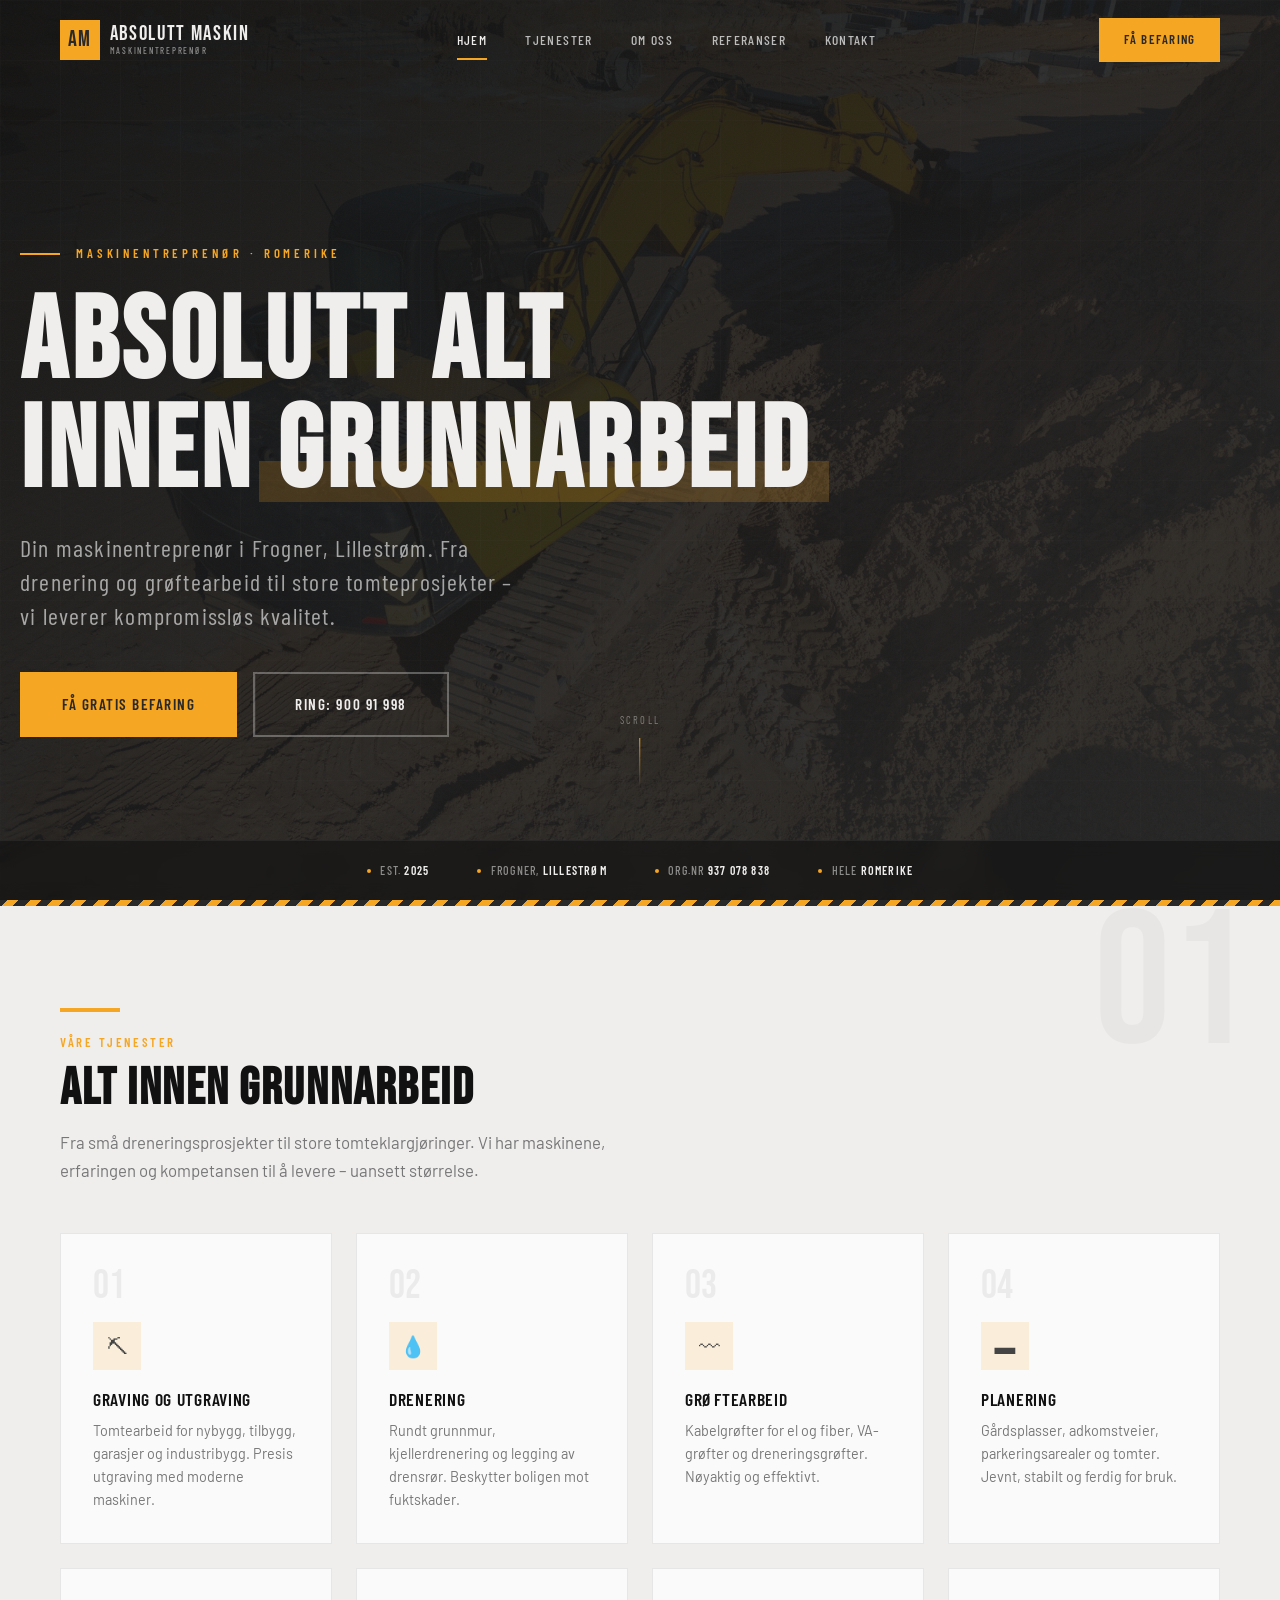
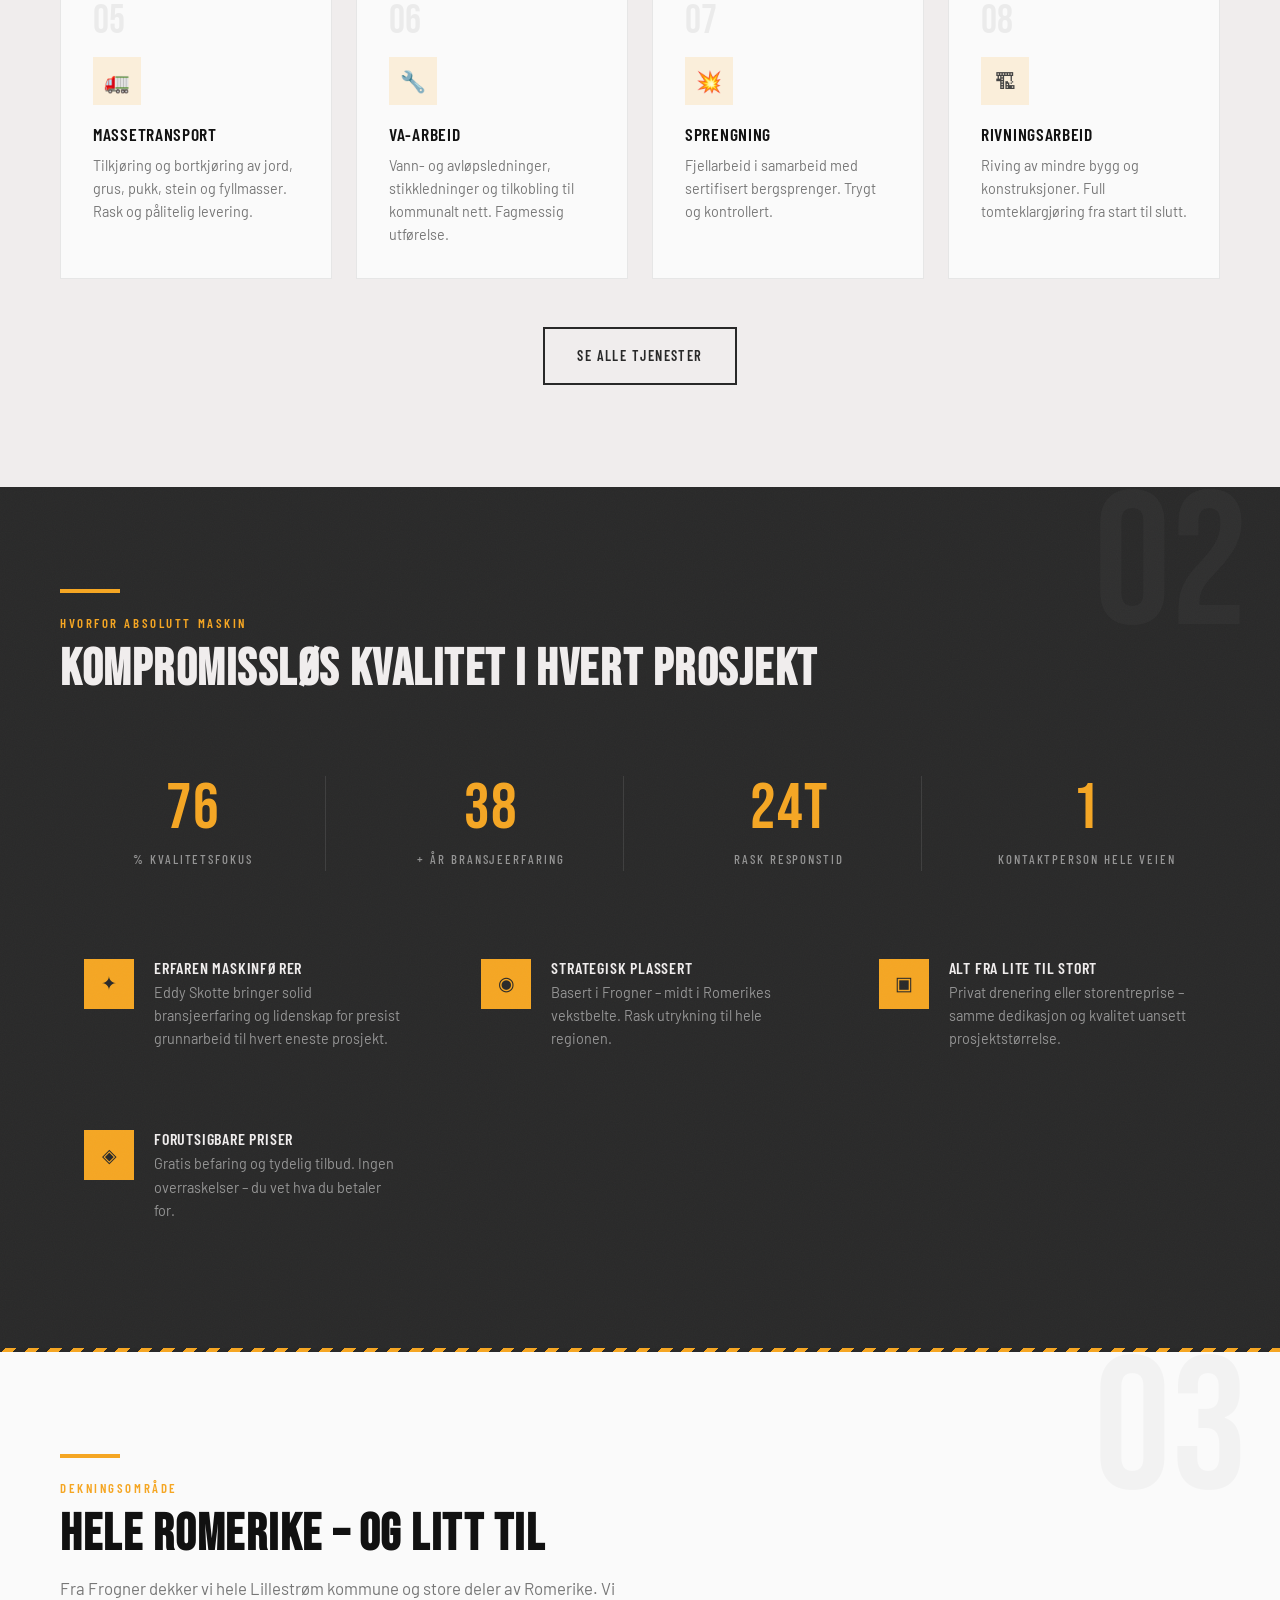
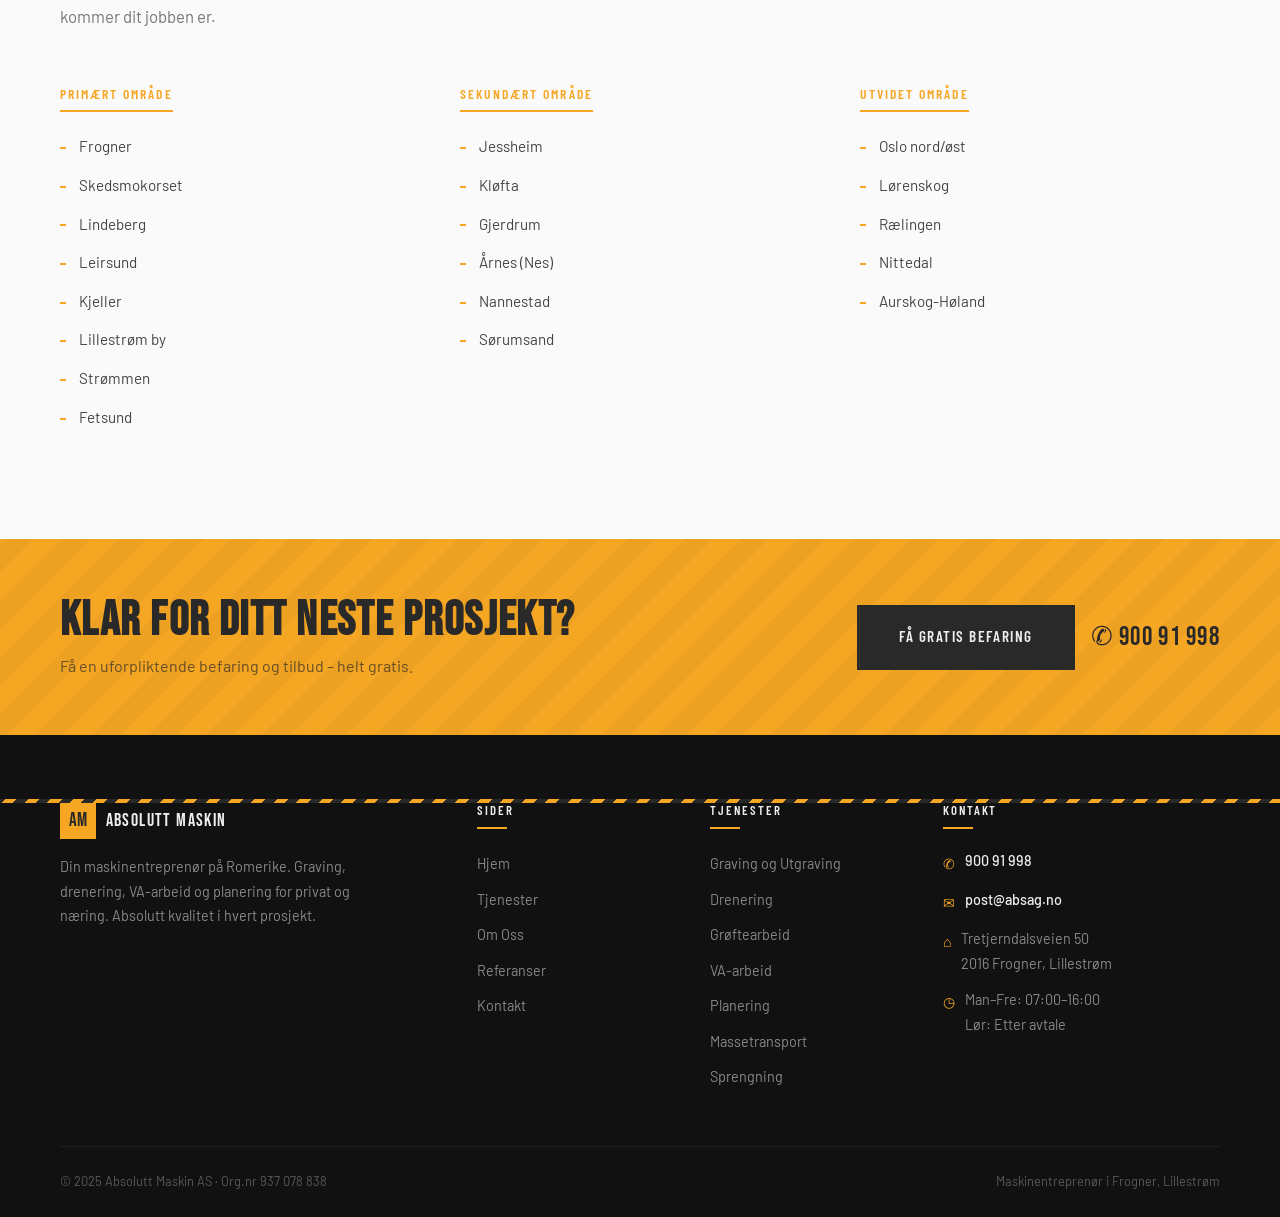
<file: index.html>
<!DOCTYPE html>
<html lang="nb">
<head>
  <meta charset="UTF-8">
  <meta name="viewport" content="width=device-width, initial-scale=1.0">
  <title>Maskinentreprenør Romerike | Graving og Grunnarbeid | Absolutt Maskin AS</title>
  <meta name="description" content="Absolutt Maskin AS – din maskinentreprenør i Frogner, Lillestrøm. Graving, drenering, VA-arbeid og planering for privat og næring på Romerike. Gratis befaring!">
  <meta name="keywords" content="maskinentreprenør romerike, graving lillestrøm, grunnarbeid romerike, drenering lillestrøm, graving frogner romerike">
  <meta name="author" content="Absolutt Maskin AS">
  <meta name="robots" content="index, follow">
  <meta property="og:title" content="Maskinentreprenør Romerike | Absolutt Maskin AS">
  <meta property="og:description" content="Graving, drenering, VA-arbeid og planering for privat og næring på Romerike. Gratis befaring!">
  <meta property="og:type" content="website">
  <meta property="og:locale" content="nb_NO">
  <link rel="canonical" href="https://absag.no/">
  <link rel="stylesheet" href="css/style.css">

  <!-- Schema.org structured data -->
  <script type="application/ld+json">
  {
    "@context": "https://schema.org",
    "@type": "HomeAndConstructionBusiness",
    "name": "Absolutt Maskin AS",
    "description": "Maskinentreprenør på Romerike. Graving, drenering, VA-arbeid, planering og massetransport for privat og næring.",
    "url": "https://absag.no",
    "telephone": "+4790091998",
    "email": "post@absag.no",
    "address": {
      "@type": "PostalAddress",
      "streetAddress": "Tretjerndalsveien 50",
      "addressLocality": "Frogner",
      "postalCode": "2016",
      "addressCountry": "NO"
    },
    "geo": {
      "@type": "GeoCoordinates",
      "latitude": 59.9456,
      "longitude": 11.1018
    },
    "areaServed": ["Romerike", "Lillestrøm", "Ullensaker", "Gjerdrum", "Nes"],
    "founder": {
      "@type": "Person",
      "name": "Eddy Skotte"
    },
    "foundingDate": "2025-12-17",
    "taxID": "937078838"
  }
  </script>
</head>
<body>

  <!-- ========== NAVIGATION ========== -->
  <nav class="nav" id="nav">
    <div class="nav__inner">
      <a href="index.html" class="nav__logo">
        <div class="nav__logo-mark">AM</div>
        <div class="nav__logo-text">
          ABSOLUTT MASKIN
          <span>MASKINENTREPRENØR</span>
        </div>
      </a>
      <div class="nav__links">
        <a href="index.html" class="nav__link nav__link--active">Hjem</a>
        <a href="tjenester.html" class="nav__link">Tjenester</a>
        <a href="om-oss.html" class="nav__link">Om Oss</a>
        <a href="referanser.html" class="nav__link">Referanser</a>
        <a href="kontakt.html" class="nav__link">Kontakt</a>
      </div>
      <a href="kontakt.html" class="btn btn--primary btn--sm nav__cta">Få Befaring</a>
      <button class="nav__hamburger" id="hamburger" aria-label="Meny">
        <span></span>
        <span></span>
        <span></span>
      </button>
    </div>
  </nav>

  <!-- Mobile menu -->
  <div class="nav__mobile-menu" id="mobileMenu">
    <a href="index.html" class="nav__link nav__link--active">Hjem</a>
    <a href="tjenester.html" class="nav__link">Tjenester</a>
    <a href="om-oss.html" class="nav__link">Om Oss</a>
    <a href="referanser.html" class="nav__link">Referanser</a>
    <a href="kontakt.html" class="nav__link">Kontakt</a>
    <a href="kontakt.html" class="btn btn--primary">Få Gratis Befaring</a>
  </div>

  <!-- ========== HERO ========== -->
  <section class="hero grain">
    <div class="hero__bg">
      <img src="images/hero-bg.jpg" alt="Gravemaskin i arbeid på Romerike" class="hero__bg-image">
      <div class="hero__bg-overlay"></div>
      <div class="hero__bg-grid"></div>
    </div>

    <div class="hero__content container">
      <div class="hero__tag hero-enter">Maskinentreprenør · Romerike</div>
      <h1 class="hero__title hero-enter">
        ABSOLUTT ALT<br>
        INNEN <span class="hero__title-accent">GRUNNARBEID</span>
      </h1>
      <p class="hero__subtitle hero-enter">
        Din maskinentreprenør i Frogner, Lillestrøm. Fra drenering og grøftearbeid til store tomteprosjekter – vi leverer kompromissløs kvalitet.
      </p>
      <div class="hero__actions hero-enter">
        <a href="kontakt.html" class="btn btn--primary btn--lg">Få Gratis Befaring</a>
        <a href="tel:90091998" class="btn btn--outline btn--lg">Ring: 900 91 998</a>
      </div>
    </div>

    <div class="hero__scroll">
      <span>Scroll</span>
      <div class="hero__scroll-line"></div>
    </div>

    <div class="hero__facts">
      <div class="hero__facts-inner">
        <div class="hero__fact">
          <div class="hero__fact-dot"></div>
          <span>Est. <strong>2025</strong></span>
        </div>
        <div class="hero__fact">
          <div class="hero__fact-dot"></div>
          <span>Frogner, <strong>Lillestrøm</strong></span>
        </div>
        <div class="hero__fact">
          <div class="hero__fact-dot"></div>
          <span>Org.nr <strong>937 078 838</strong></span>
        </div>
        <div class="hero__fact">
          <div class="hero__fact-dot"></div>
          <span>Hele <strong>Romerike</strong></span>
        </div>
      </div>
    </div>
  </section>

  <!-- ========== HAZARD STRIPE ========== -->
  <div class="hazard-stripe"></div>

  <!-- ========== TJENESTER OVERSIKT ========== -->
  <section class="section section--concrete" id="tjenester">
    <div class="section-label">01</div>
    <div class="container">
      <div class="section-header reveal">
        <span class="section-header__tag">Våre Tjenester</span>
        <h2 class="display-md section-header__title">Alt innen grunnarbeid</h2>
        <p class="section-header__desc">
          Fra små dreneringsprosjekter til store tomteklargjøringer. Vi har maskinene, erfaringen og kompetansen til å levere – uansett størrelse.
        </p>
      </div>
      <div class="services-grid stagger-children">
        <div class="service-card reveal">
          <div class="service-card__number">01</div>
          <div class="service-card__icon">⛏</div>
          <h3 class="service-card__title">Graving og Utgraving</h3>
          <p class="service-card__desc">Tomtearbeid for nybygg, tilbygg, garasjer og industribygg. Presis utgraving med moderne maskiner.</p>
        </div>
        <div class="service-card reveal">
          <div class="service-card__number">02</div>
          <div class="service-card__icon">💧</div>
          <h3 class="service-card__title">Drenering</h3>
          <p class="service-card__desc">Rundt grunnmur, kjellerdrenering og legging av drensrør. Beskytter boligen mot fuktskader.</p>
        </div>
        <div class="service-card reveal">
          <div class="service-card__number">03</div>
          <div class="service-card__icon">〰</div>
          <h3 class="service-card__title">Grøftearbeid</h3>
          <p class="service-card__desc">Kabelgrøfter for el og fiber, VA-grøfter og dreneringsgrøfter. Nøyaktig og effektivt.</p>
        </div>
        <div class="service-card reveal">
          <div class="service-card__number">04</div>
          <div class="service-card__icon">▬</div>
          <h3 class="service-card__title">Planering</h3>
          <p class="service-card__desc">Gårdsplasser, adkomstveier, parkeringsarealer og tomter. Jevnt, stabilt og ferdig for bruk.</p>
        </div>
        <div class="service-card reveal">
          <div class="service-card__number">05</div>
          <div class="service-card__icon">🚛</div>
          <h3 class="service-card__title">Massetransport</h3>
          <p class="service-card__desc">Tilkjøring og bortkjøring av jord, grus, pukk, stein og fyllmasser. Rask og pålitelig levering.</p>
        </div>
        <div class="service-card reveal">
          <div class="service-card__number">06</div>
          <div class="service-card__icon">🔧</div>
          <h3 class="service-card__title">VA-arbeid</h3>
          <p class="service-card__desc">Vann- og avløpsledninger, stikkledninger og tilkobling til kommunalt nett. Fagmessig utførelse.</p>
        </div>
        <div class="service-card reveal">
          <div class="service-card__number">07</div>
          <div class="service-card__icon">💥</div>
          <h3 class="service-card__title">Sprengning</h3>
          <p class="service-card__desc">Fjellarbeid i samarbeid med sertifisert bergsprenger. Trygt og kontrollert.</p>
        </div>
        <div class="service-card reveal">
          <div class="service-card__number">08</div>
          <div class="service-card__icon">🏗</div>
          <h3 class="service-card__title">Rivningsarbeid</h3>
          <p class="service-card__desc">Riving av mindre bygg og konstruksjoner. Full tomteklargjøring fra start til slutt.</p>
        </div>
      </div>
      <div class="text-center mt-6 reveal">
        <a href="tjenester.html" class="btn btn--outline-dark">Se Alle Tjenester</a>
      </div>
    </div>
  </section>

  <!-- ========== HVORFOR OSS ========== -->
  <section class="section section--dark grain">
    <div class="section-label">02</div>
    <div class="container">
      <div class="section-header reveal">
        <span class="section-header__tag">Hvorfor Absolutt Maskin</span>
        <h2 class="display-md section-header__title">Kompromissløs kvalitet i hvert prosjekt</h2>
      </div>

      <div class="stats-bar reveal mb-4">
        <div class="stat-item">
          <div class="stat-item__number" data-count="100">0</div>
          <div class="stat-item__label">% Kvalitetsfokus</div>
        </div>
        <div class="stat-item">
          <div class="stat-item__number" data-count="50">0</div>
          <div class="stat-item__label">+ År Bransjeerfaring</div>
        </div>
        <div class="stat-item">
          <div class="stat-item__number">24t</div>
          <div class="stat-item__label">Rask Responstid</div>
        </div>
        <div class="stat-item">
          <div class="stat-item__number">1</div>
          <div class="stat-item__label">Kontaktperson Hele Veien</div>
        </div>
      </div>

      <div class="features-grid stagger-children">
        <div class="feature-item reveal">
          <div class="feature-item__icon">✦</div>
          <div class="feature-item__content">
            <h4>Erfaren Maskinfører</h4>
            <p>Eddy Skotte bringer solid bransjeerfaring og lidenskap for presist grunnarbeid til hvert eneste prosjekt.</p>
          </div>
        </div>
        <div class="feature-item reveal">
          <div class="feature-item__icon">◉</div>
          <div class="feature-item__content">
            <h4>Strategisk Plassert</h4>
            <p>Basert i Frogner – midt i Romerikes vekstbelte. Rask utrykning til hele regionen.</p>
          </div>
        </div>
        <div class="feature-item reveal">
          <div class="feature-item__icon">▣</div>
          <div class="feature-item__content">
            <h4>Alt fra Lite til Stort</h4>
            <p>Privat drenering eller storentreprise – samme dedikasjon og kvalitet uansett prosjektstørrelse.</p>
          </div>
        </div>
        <div class="feature-item reveal">
          <div class="feature-item__icon">◈</div>
          <div class="feature-item__content">
            <h4>Forutsigbare Priser</h4>
            <p>Gratis befaring og tydelig tilbud. Ingen overraskelser – du vet hva du betaler for.</p>
          </div>
        </div>
      </div>
    </div>
  </section>

  <!-- ========== HAZARD STRIPE ========== -->
  <div class="hazard-stripe hazard-stripe--thin"></div>

  <!-- ========== DEKNINGSOMRÅDE ========== -->
  <section class="section" id="omrade">
    <div class="section-label">03</div>
    <div class="container">
      <div class="section-header reveal">
        <span class="section-header__tag">Dekningsområde</span>
        <h2 class="display-md section-header__title">Hele Romerike – og litt til</h2>
        <p class="section-header__desc">
          Fra Frogner dekker vi hele Lillestrøm kommune og store deler av Romerike. Vi kommer dit jobben er.
        </p>
      </div>

      <div class="coverage-grid stagger-children">
        <div class="coverage-group reveal">
          <h4>Primært Område</h4>
          <ul>
            <li>Frogner</li>
            <li>Skedsmokorset</li>
            <li>Lindeberg</li>
            <li>Leirsund</li>
            <li>Kjeller</li>
            <li>Lillestrøm by</li>
            <li>Strømmen</li>
            <li>Fetsund</li>
          </ul>
        </div>
        <div class="coverage-group reveal">
          <h4>Sekundært Område</h4>
          <ul>
            <li>Jessheim</li>
            <li>Kløfta</li>
            <li>Gjerdrum</li>
            <li>Årnes (Nes)</li>
            <li>Nannestad</li>
            <li>Sørumsand</li>
          </ul>
        </div>
        <div class="coverage-group reveal">
          <h4>Utvidet Område</h4>
          <ul>
            <li>Oslo nord/øst</li>
            <li>Lørenskog</li>
            <li>Rælingen</li>
            <li>Nittedal</li>
            <li>Aurskog-Høland</li>
          </ul>
        </div>
      </div>
    </div>
  </section>

  <!-- ========== CTA BAND ========== -->
  <section class="cta-band">
    <div class="container">
      <div class="cta-band__inner">
        <div class="cta-band__text">
          <h3>Klar for ditt neste prosjekt?</h3>
          <p>Få en uforpliktende befaring og tilbud – helt gratis.</p>
        </div>
        <div class="cta-band__actions">
          <a href="kontakt.html" class="btn btn--dark btn--lg">Få Gratis Befaring</a>
          <a href="tel:90091998" class="cta-band__phone">
            ✆ 900 91 998
          </a>
        </div>
      </div>
    </div>
  </section>

  <!-- ========== FOOTER ========== -->
  <footer class="footer">
    <div class="hazard-stripe hazard-stripe--thin"></div>
    <div class="container">
      <div class="footer__grid">
        <div class="footer__brand">
          <div class="footer__logo">
            <div class="footer__logo-mark">AM</div>
            <div class="footer__logo-text">ABSOLUTT MASKIN</div>
          </div>
          <p>Din maskinentreprenør på Romerike. Graving, drenering, VA-arbeid og planering for privat og næring. Absolutt kvalitet i hvert prosjekt.</p>
        </div>

        <div>
          <h4 class="footer__heading">Sider</h4>
          <ul class="footer__links">
            <li><a href="index.html">Hjem</a></li>
            <li><a href="tjenester.html">Tjenester</a></li>
            <li><a href="om-oss.html">Om Oss</a></li>
            <li><a href="referanser.html">Referanser</a></li>
            <li><a href="kontakt.html">Kontakt</a></li>
          </ul>
        </div>

        <div>
          <h4 class="footer__heading">Tjenester</h4>
          <ul class="footer__links">
            <li><a href="tjenester.html">Graving og Utgraving</a></li>
            <li><a href="tjenester.html">Drenering</a></li>
            <li><a href="tjenester.html">Grøftearbeid</a></li>
            <li><a href="tjenester.html">VA-arbeid</a></li>
            <li><a href="tjenester.html">Planering</a></li>
            <li><a href="tjenester.html">Massetransport</a></li>
            <li><a href="tjenester.html">Sprengning</a></li>
          </ul>
        </div>

        <div>
          <h4 class="footer__heading">Kontakt</h4>
          <div class="footer__contact-item">
            <span class="footer__contact-icon">✆</span>
            <div>
              <strong><a href="tel:90091998">900 91 998</a></strong>
            </div>
          </div>
          <div class="footer__contact-item">
            <span class="footer__contact-icon">✉</span>
            <div>
              <strong><a href="mailto:post@absag.no">post@absag.no</a></strong>
            </div>
          </div>
          <div class="footer__contact-item">
            <span class="footer__contact-icon">⌂</span>
            <div>
              Tretjerndalsveien 50<br>
              2016 Frogner, Lillestrøm
            </div>
          </div>
          <div class="footer__contact-item">
            <span class="footer__contact-icon">◷</span>
            <div>
              Man–Fre: 07:00–16:00<br>
              Lør: Etter avtale
            </div>
          </div>
        </div>
      </div>

      <div class="footer__bottom">
        <span>&copy; 2025 Absolutt Maskin AS · Org.nr 937 078 838</span>
        <span>Maskinentreprenør i Frogner, Lillestrøm</span>
      </div>
    </div>
  </footer>

  <script src="js/main.js"></script>
</body>
</html>
</file>
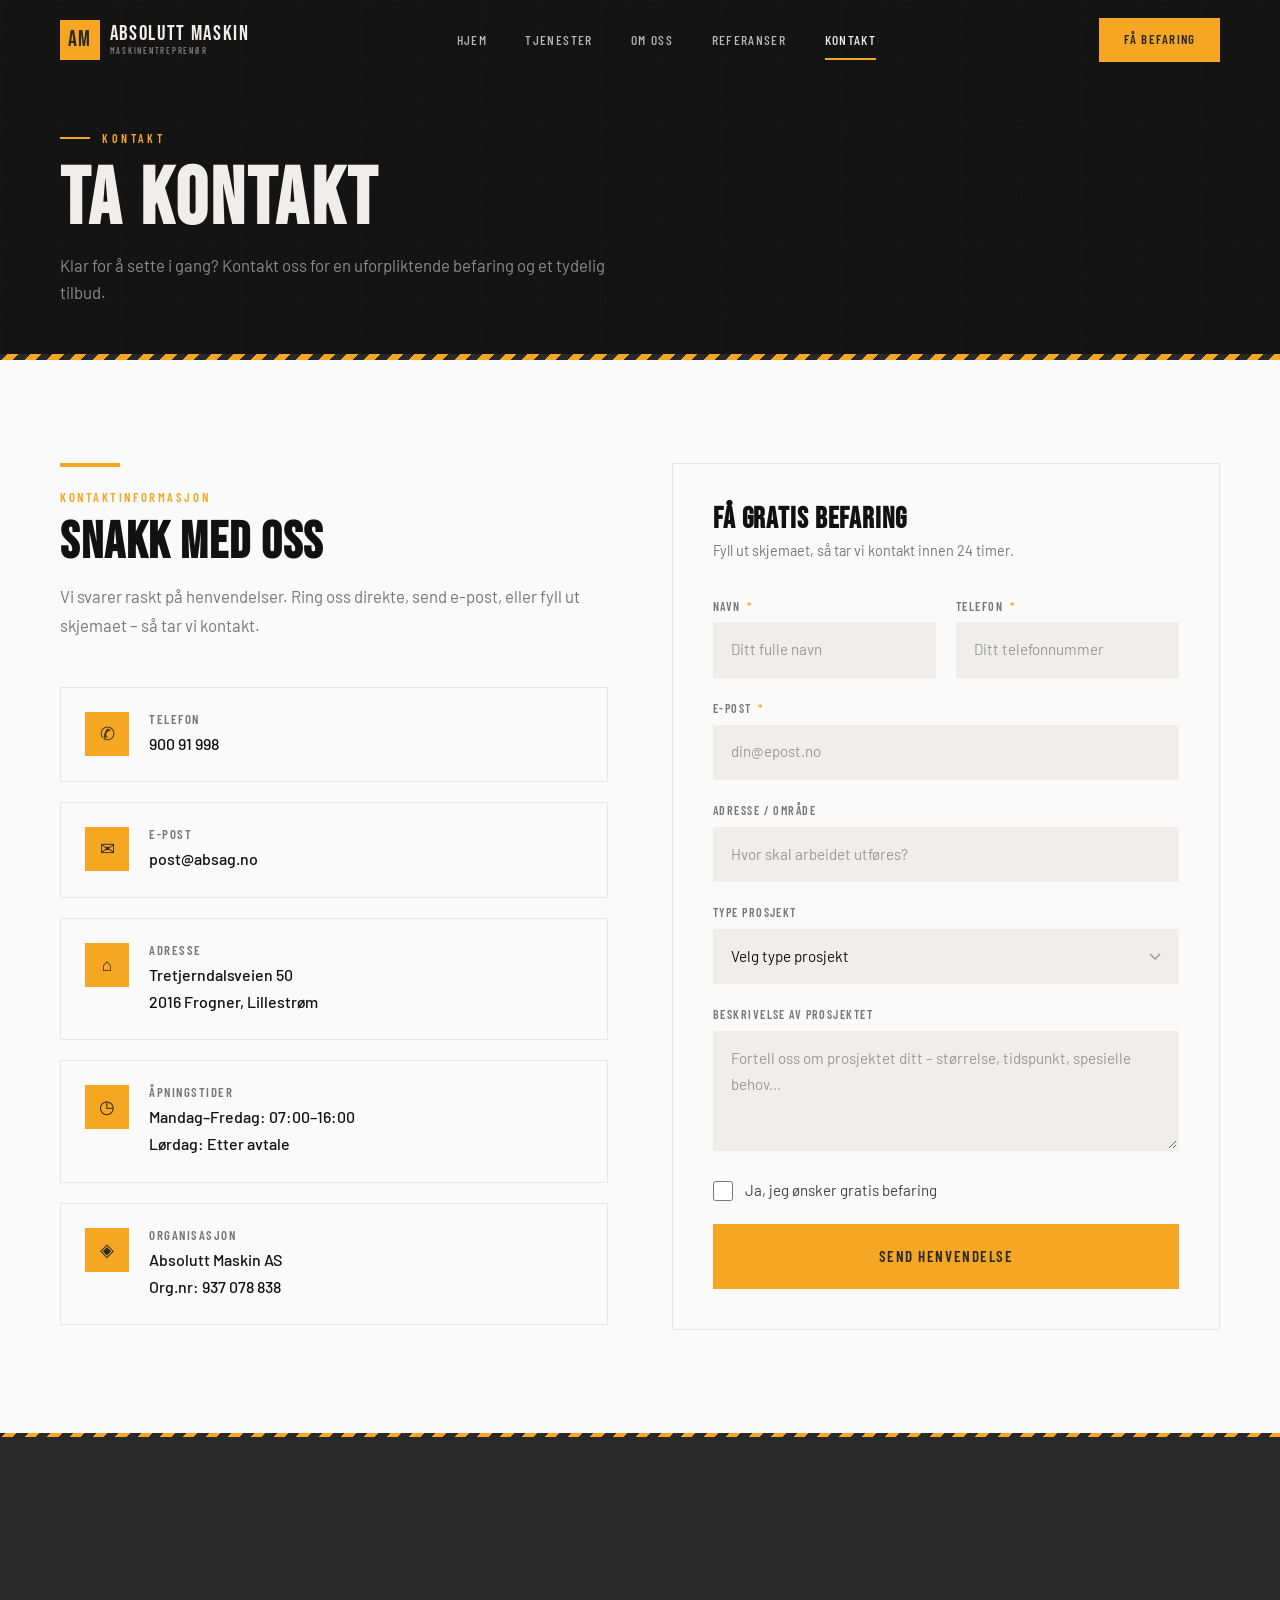
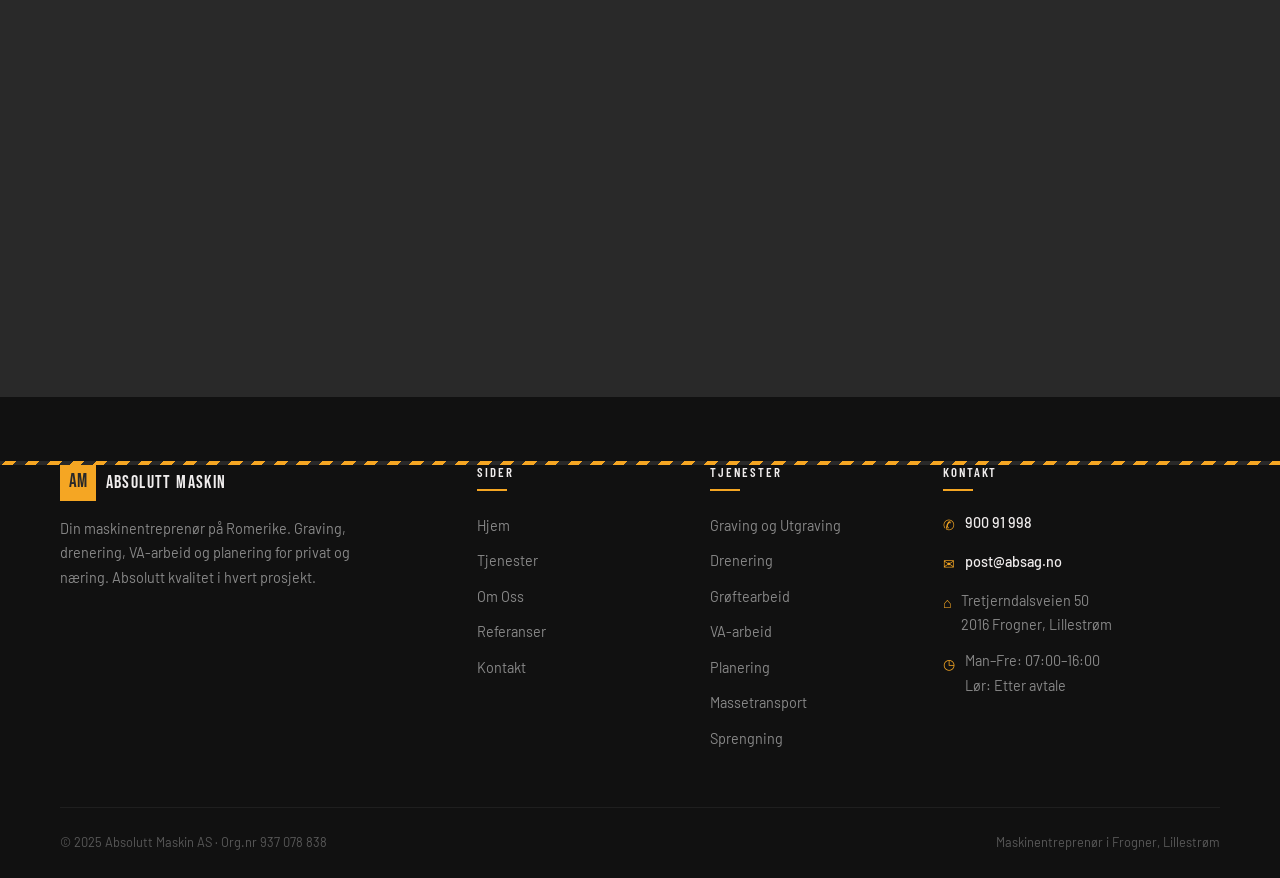
<file: kontakt.html>
<!DOCTYPE html>
<html lang="nb">
<head>
  <meta charset="UTF-8">
  <meta name="viewport" content="width=device-width, initial-scale=1.0">
  <title>Kontakt | Absolutt Maskin AS | Få Gratis Befaring</title>
  <meta name="description" content="Kontakt Absolutt Maskin AS for gratis befaring og tilbud. Tlf: 900 91 998. E-post: post@absag.no. Maskinentreprenør i Frogner, Lillestrøm.">
  <link rel="canonical" href="https://absag.no/kontakt">
  <link rel="stylesheet" href="css/style.css">
</head>
<body>

  <!-- ========== NAVIGATION ========== -->
  <nav class="nav" id="nav">
    <div class="nav__inner">
      <a href="index.html" class="nav__logo">
        <div class="nav__logo-mark">AM</div>
        <div class="nav__logo-text">
          ABSOLUTT MASKIN
          <span>MASKINENTREPRENØR</span>
        </div>
      </a>
      <div class="nav__links">
        <a href="index.html" class="nav__link">Hjem</a>
        <a href="tjenester.html" class="nav__link">Tjenester</a>
        <a href="om-oss.html" class="nav__link">Om Oss</a>
        <a href="referanser.html" class="nav__link">Referanser</a>
        <a href="kontakt.html" class="nav__link nav__link--active">Kontakt</a>
      </div>
      <a href="kontakt.html" class="btn btn--primary btn--sm nav__cta">Få Befaring</a>
      <button class="nav__hamburger" id="hamburger" aria-label="Meny">
        <span></span><span></span><span></span>
      </button>
    </div>
  </nav>

  <div class="nav__mobile-menu" id="mobileMenu">
    <a href="index.html" class="nav__link">Hjem</a>
    <a href="tjenester.html" class="nav__link">Tjenester</a>
    <a href="om-oss.html" class="nav__link">Om Oss</a>
    <a href="referanser.html" class="nav__link">Referanser</a>
    <a href="kontakt.html" class="nav__link nav__link--active">Kontakt</a>
    <a href="kontakt.html" class="btn btn--primary">Få Gratis Befaring</a>
  </div>

  <!-- ========== PAGE HEADER ========== -->
  <header class="page-header grain">
    <div class="page-header__bg-grid"></div>
    <div class="container page-header__content">
      <div class="page-header__tag hero-enter">Kontakt</div>
      <h1 class="page-header__title hero-enter">Ta Kontakt</h1>
      <p class="page-header__desc hero-enter">Klar for å sette i gang? Kontakt oss for en uforpliktende befaring og et tydelig tilbud.</p>
    </div>
  </header>
  <div class="hazard-stripe"></div>

  <!-- ========== CONTACT SECTION ========== -->
  <section class="section">
    <div class="container">
      <div class="contact-grid">

        <!-- Contact Info -->
        <div class="reveal">
          <div class="section-header">
            <span class="section-header__tag">Kontaktinformasjon</span>
            <h2 class="display-md section-header__title">Snakk med oss</h2>
            <p class="section-header__desc">
              Vi svarer raskt på henvendelser. Ring oss direkte, send e-post, eller fyll ut skjemaet – så tar vi kontakt.
            </p>
          </div>

          <div class="contact-info-cards">
            <div class="contact-info-card">
              <div class="contact-info-card__icon">✆</div>
              <div>
                <h4>Telefon</h4>
                <p><a href="tel:90091998">900 91 998</a></p>
              </div>
            </div>
            <div class="contact-info-card">
              <div class="contact-info-card__icon">✉</div>
              <div>
                <h4>E-post</h4>
                <p><a href="mailto:post@absag.no">post@absag.no</a></p>
              </div>
            </div>
            <div class="contact-info-card">
              <div class="contact-info-card__icon">⌂</div>
              <div>
                <h4>Adresse</h4>
                <p>Tretjerndalsveien 50<br>2016 Frogner, Lillestrøm</p>
              </div>
            </div>
            <div class="contact-info-card">
              <div class="contact-info-card__icon">◷</div>
              <div>
                <h4>Åpningstider</h4>
                <p>Mandag–Fredag: 07:00–16:00<br>Lørdag: Etter avtale</p>
              </div>
            </div>
            <div class="contact-info-card">
              <div class="contact-info-card__icon">◈</div>
              <div>
                <h4>Organisasjon</h4>
                <p>Absolutt Maskin AS<br>Org.nr: 937 078 838</p>
              </div>
            </div>
          </div>
        </div>

        <!-- Contact Form -->
        <div class="reveal reveal--right">
          <form class="contact-form" id="contactForm">
            <h3 class="contact-form__title">Få Gratis Befaring</h3>
            <p class="contact-form__subtitle">Fyll ut skjemaet, så tar vi kontakt innen 24 timer.</p>

            <div class="form-row">
              <div class="form-group">
                <label for="name" class="form-label">Navn <span class="required">*</span></label>
                <input type="text" id="name" name="name" class="form-input" placeholder="Ditt fulle navn" required>
              </div>
              <div class="form-group">
                <label for="phone" class="form-label">Telefon <span class="required">*</span></label>
                <input type="tel" id="phone" name="phone" class="form-input" placeholder="Ditt telefonnummer" required>
              </div>
            </div>

            <div class="form-group">
              <label for="email" class="form-label">E-post <span class="required">*</span></label>
              <input type="email" id="email" name="email" class="form-input" placeholder="din@epost.no" required>
            </div>

            <div class="form-group">
              <label for="address" class="form-label">Adresse / Område</label>
              <input type="text" id="address" name="address" class="form-input" placeholder="Hvor skal arbeidet utføres?">
            </div>

            <div class="form-group">
              <label for="projectType" class="form-label">Type Prosjekt</label>
              <select id="projectType" name="projectType" class="form-select">
                <option value="">Velg type prosjekt</option>
                <option value="graving">Graving / Utgraving</option>
                <option value="drenering">Drenering</option>
                <option value="groftearbeid">Grøftearbeid</option>
                <option value="va-arbeid">VA-arbeid</option>
                <option value="planering">Planering</option>
                <option value="massetransport">Massetransport</option>
                <option value="sprengning">Sprengning</option>
                <option value="rivning">Rivningsarbeid</option>
                <option value="annet">Annet</option>
              </select>
            </div>

            <div class="form-group">
              <label for="description" class="form-label">Beskrivelse av prosjektet</label>
              <textarea id="description" name="description" class="form-textarea" placeholder="Fortell oss om prosjektet ditt – størrelse, tidspunkt, spesielle behov..."></textarea>
            </div>

            <div class="form-group">
              <label class="form-checkbox">
                <input type="checkbox" name="befaring" value="ja">
                <span>Ja, jeg ønsker gratis befaring</span>
              </label>
            </div>

            <div class="form-submit">
              <button type="submit" class="btn btn--primary btn--lg" style="width: 100%;">Send Henvendelse</button>
            </div>

            <div class="form-message" id="formMessage"></div>
          </form>
        </div>

      </div>
    </div>
  </section>

  <!-- ========== MAP ========== -->
  <section class="section section--dark" style="padding: 0;">
    <div class="hazard-stripe hazard-stripe--thin"></div>
    <div class="contact-map">
      <iframe
        src="https://www.google.com/maps/embed?pb=!1m18!1m12!1m3!1d7984.3!2d11.1018!3d59.9456!2m3!1f0!2f0!3f0!3m2!1i1024!2i768!4f13.1!3m3!1m2!1s0x4641720a1c0a1b1b%3A0x1234567890abcdef!2sFrogner%2C%20Lillestr%C3%B8m!5e0!3m2!1sno!2sno!4v1"
        width="100%"
        height="100%"
        style="border:0; min-height: 400px;"
        allowfullscreen=""
        loading="lazy"
        referrerpolicy="no-referrer-when-downgrade"
        title="Absolutt Maskin AS – Frogner, Lillestrøm">
      </iframe>
    </div>
  </section>

  <!-- ========== FOOTER ========== -->
  <footer class="footer">
    <div class="hazard-stripe hazard-stripe--thin"></div>
    <div class="container">
      <div class="footer__grid">
        <div class="footer__brand">
          <div class="footer__logo">
            <div class="footer__logo-mark">AM</div>
            <div class="footer__logo-text">ABSOLUTT MASKIN</div>
          </div>
          <p>Din maskinentreprenør på Romerike. Graving, drenering, VA-arbeid og planering for privat og næring. Absolutt kvalitet i hvert prosjekt.</p>
        </div>
        <div>
          <h4 class="footer__heading">Sider</h4>
          <ul class="footer__links">
            <li><a href="index.html">Hjem</a></li>
            <li><a href="tjenester.html">Tjenester</a></li>
            <li><a href="om-oss.html">Om Oss</a></li>
            <li><a href="referanser.html">Referanser</a></li>
            <li><a href="kontakt.html">Kontakt</a></li>
          </ul>
        </div>
        <div>
          <h4 class="footer__heading">Tjenester</h4>
          <ul class="footer__links">
            <li><a href="tjenester.html">Graving og Utgraving</a></li>
            <li><a href="tjenester.html">Drenering</a></li>
            <li><a href="tjenester.html">Grøftearbeid</a></li>
            <li><a href="tjenester.html">VA-arbeid</a></li>
            <li><a href="tjenester.html">Planering</a></li>
            <li><a href="tjenester.html">Massetransport</a></li>
            <li><a href="tjenester.html">Sprengning</a></li>
          </ul>
        </div>
        <div>
          <h4 class="footer__heading">Kontakt</h4>
          <div class="footer__contact-item">
            <span class="footer__contact-icon">✆</span>
            <div><strong><a href="tel:90091998">900 91 998</a></strong></div>
          </div>
          <div class="footer__contact-item">
            <span class="footer__contact-icon">✉</span>
            <div><strong><a href="mailto:post@absag.no">post@absag.no</a></strong></div>
          </div>
          <div class="footer__contact-item">
            <span class="footer__contact-icon">⌂</span>
            <div>Tretjerndalsveien 50<br>2016 Frogner, Lillestrøm</div>
          </div>
          <div class="footer__contact-item">
            <span class="footer__contact-icon">◷</span>
            <div>Man–Fre: 07:00–16:00<br>Lør: Etter avtale</div>
          </div>
        </div>
      </div>
      <div class="footer__bottom">
        <span>&copy; 2025 Absolutt Maskin AS · Org.nr 937 078 838</span>
        <span>Maskinentreprenør i Frogner, Lillestrøm</span>
      </div>
    </div>
  </footer>

  <script src="js/main.js"></script>
</body>
</html>
</file>
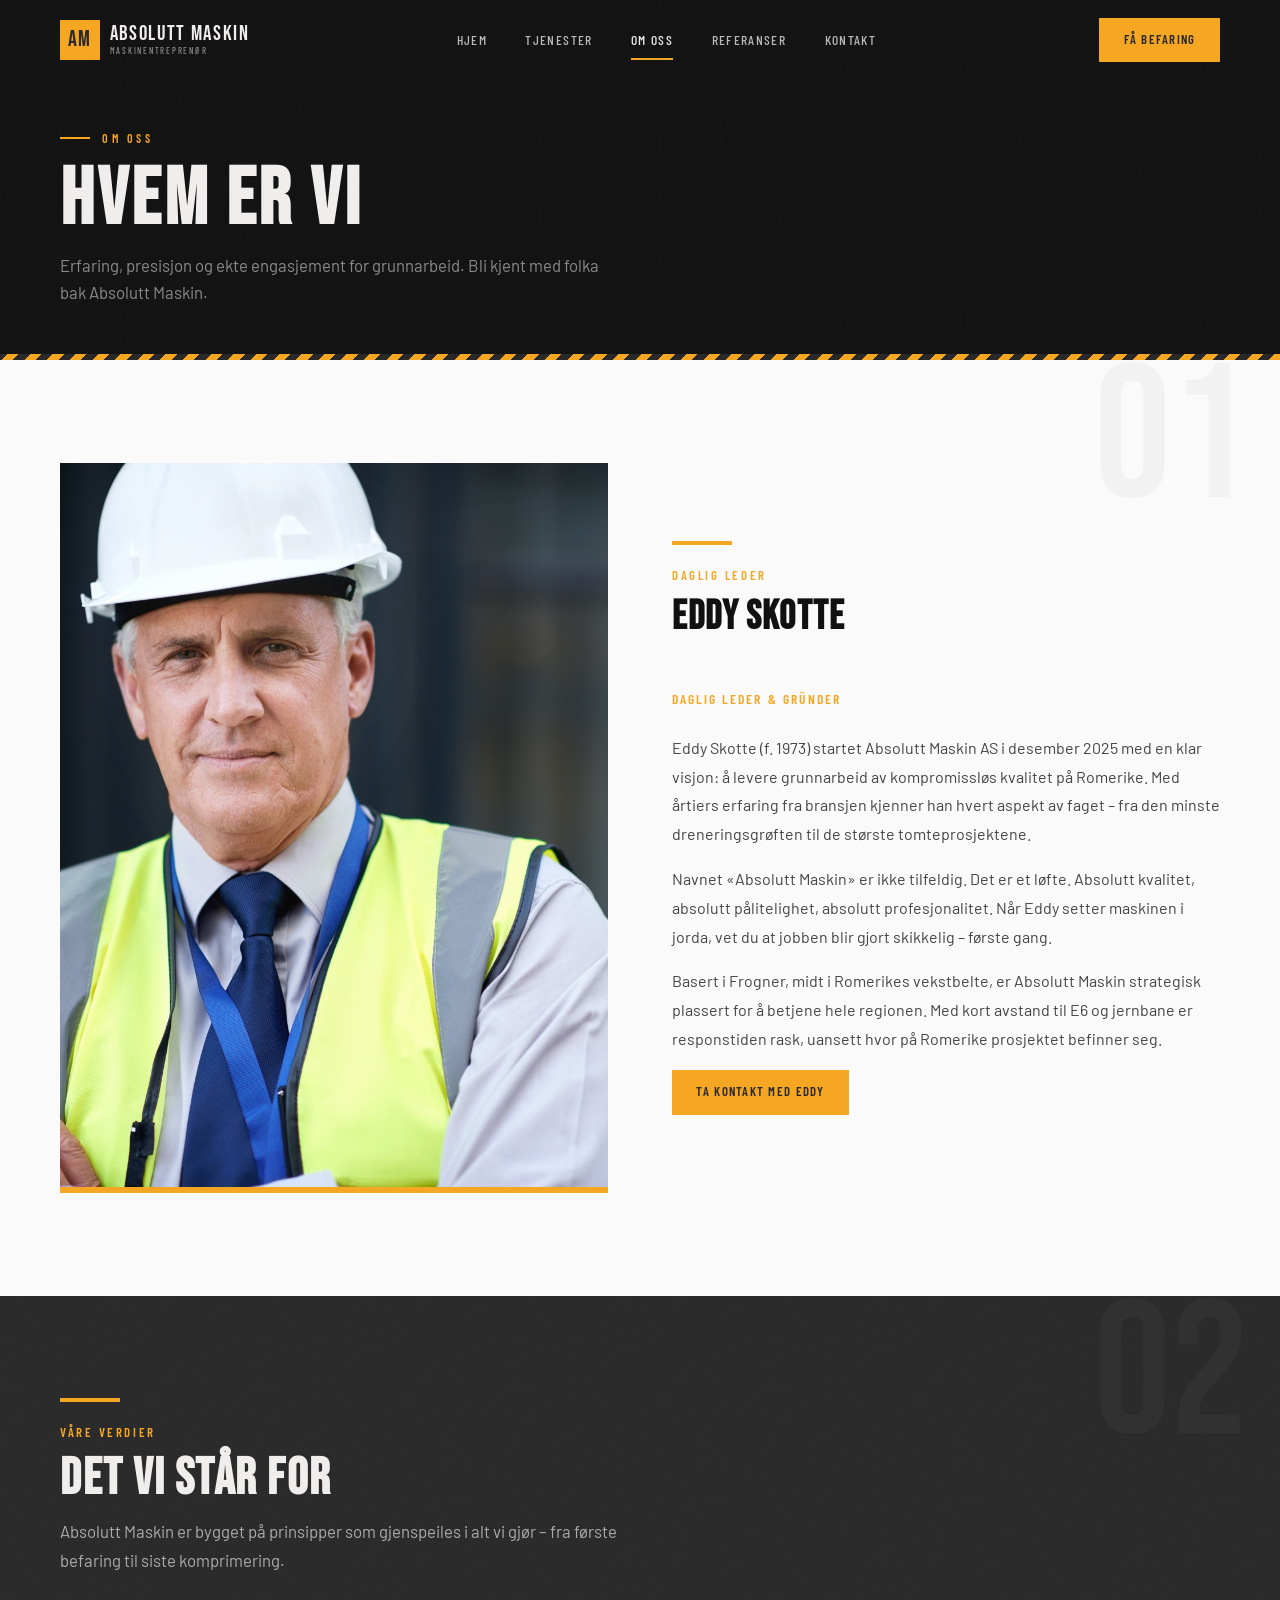
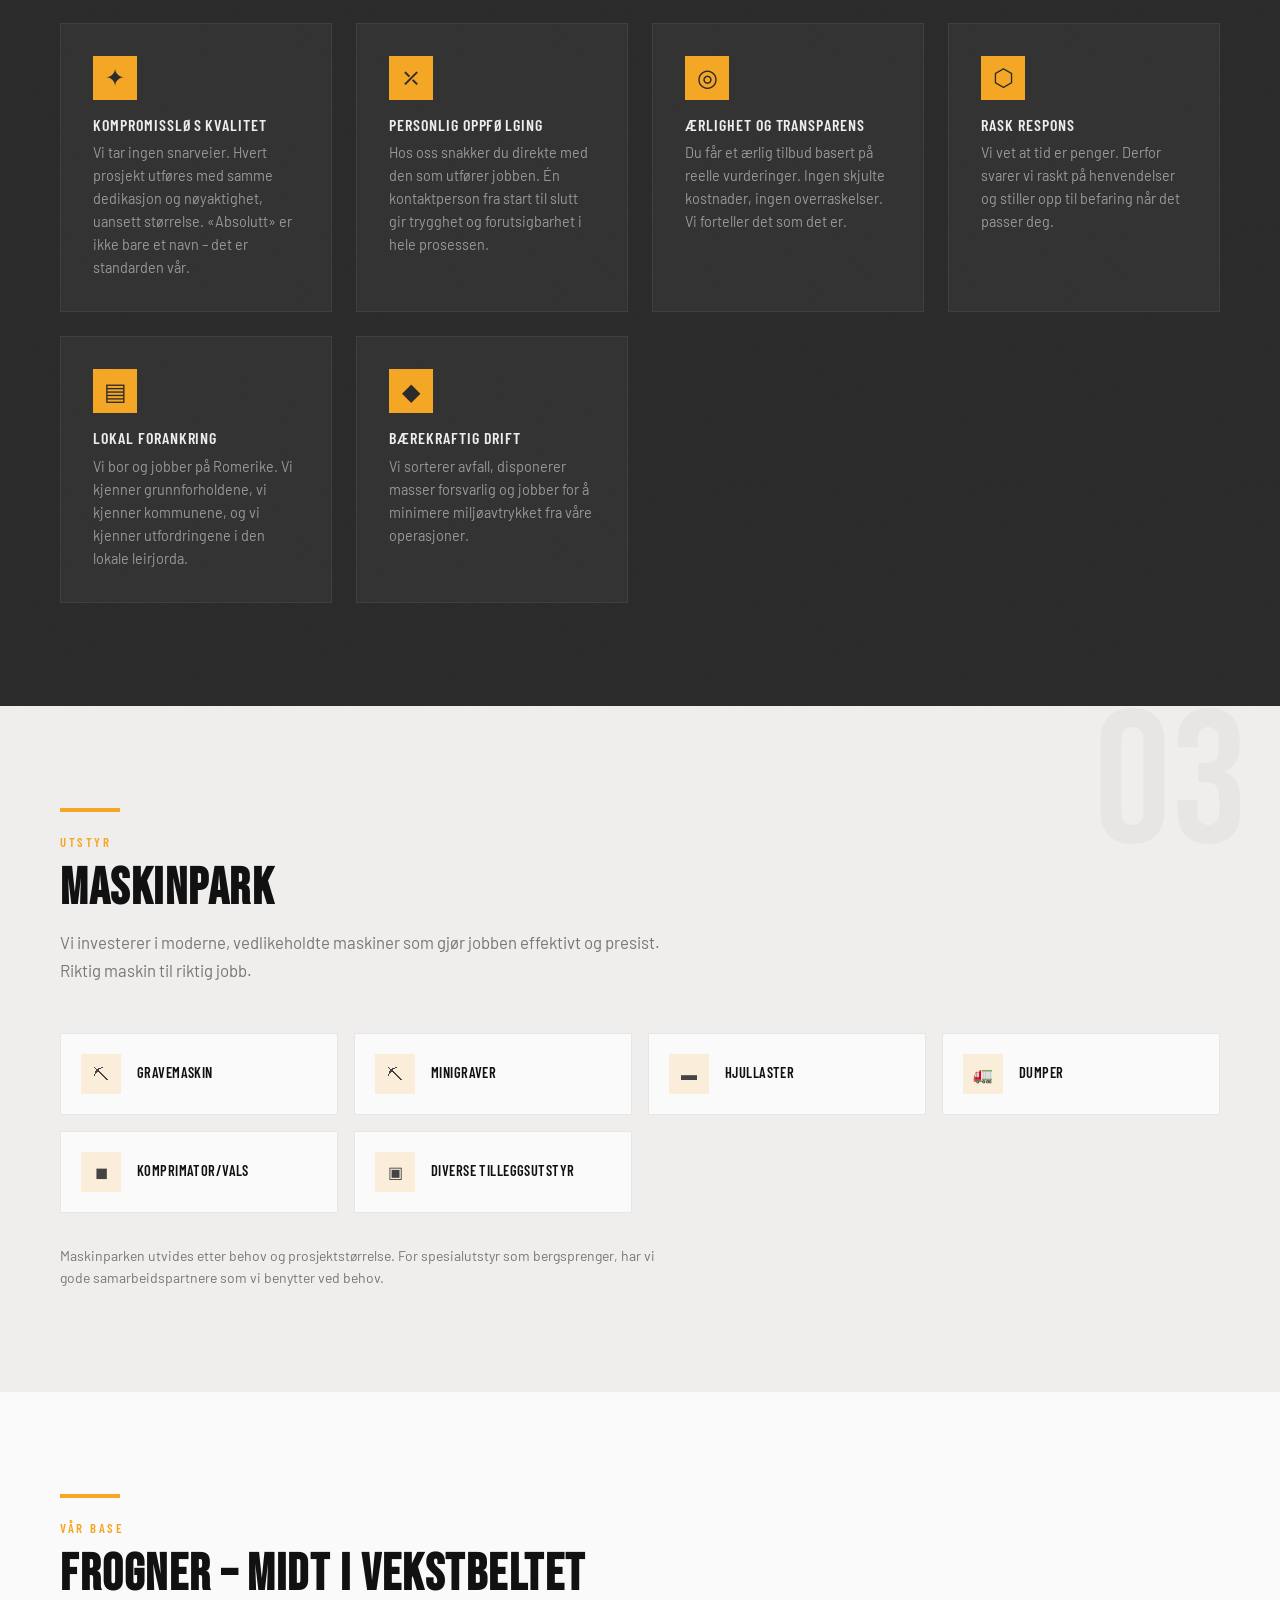
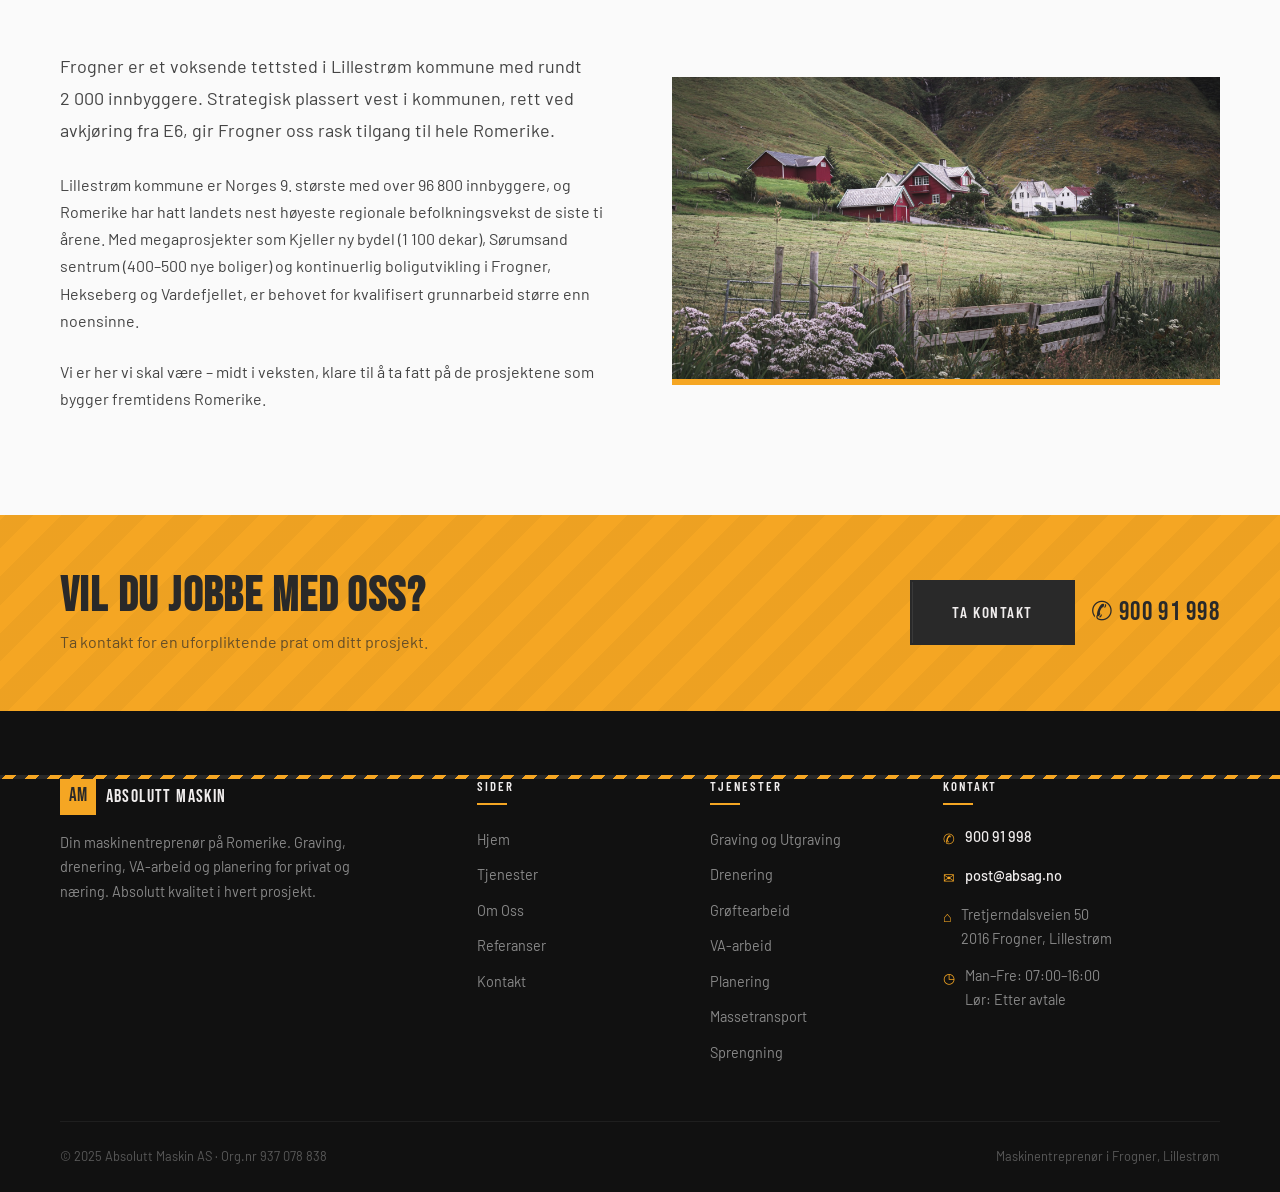
<file: om-oss.html>
<!DOCTYPE html>
<html lang="nb">
<head>
  <meta charset="UTF-8">
  <meta name="viewport" content="width=device-width, initial-scale=1.0">
  <title>Om Oss | Absolutt Maskin AS | Maskinentreprenør Frogner</title>
  <meta name="description" content="Lær mer om Absolutt Maskin AS og daglig leder Eddy Skotte. Erfaren maskinentreprenør basert i Frogner, Lillestrøm – midt i Romerikes vekstbelte.">
  <link rel="canonical" href="https://absag.no/om-oss">
  <link rel="stylesheet" href="css/style.css">
</head>
<body>

  <!-- ========== NAVIGATION ========== -->
  <nav class="nav" id="nav">
    <div class="nav__inner">
      <a href="index.html" class="nav__logo">
        <div class="nav__logo-mark">AM</div>
        <div class="nav__logo-text">
          ABSOLUTT MASKIN
          <span>MASKINENTREPRENØR</span>
        </div>
      </a>
      <div class="nav__links">
        <a href="index.html" class="nav__link">Hjem</a>
        <a href="tjenester.html" class="nav__link">Tjenester</a>
        <a href="om-oss.html" class="nav__link nav__link--active">Om Oss</a>
        <a href="referanser.html" class="nav__link">Referanser</a>
        <a href="kontakt.html" class="nav__link">Kontakt</a>
      </div>
      <a href="kontakt.html" class="btn btn--primary btn--sm nav__cta">Få Befaring</a>
      <button class="nav__hamburger" id="hamburger" aria-label="Meny">
        <span></span><span></span><span></span>
      </button>
    </div>
  </nav>

  <div class="nav__mobile-menu" id="mobileMenu">
    <a href="index.html" class="nav__link">Hjem</a>
    <a href="tjenester.html" class="nav__link">Tjenester</a>
    <a href="om-oss.html" class="nav__link nav__link--active">Om Oss</a>
    <a href="referanser.html" class="nav__link">Referanser</a>
    <a href="kontakt.html" class="nav__link">Kontakt</a>
    <a href="kontakt.html" class="btn btn--primary">Få Gratis Befaring</a>
  </div>

  <!-- ========== PAGE HEADER ========== -->
  <header class="page-header grain">
    <div class="page-header__bg-grid"></div>
    <div class="container page-header__content">
      <div class="page-header__tag hero-enter">Om Oss</div>
      <h1 class="page-header__title hero-enter">Hvem Er Vi</h1>
      <p class="page-header__desc hero-enter">Erfaring, presisjon og ekte engasjement for grunnarbeid. Bli kjent med folka bak Absolutt Maskin.</p>
    </div>
  </header>
  <div class="hazard-stripe"></div>

  <!-- ========== ABOUT INTRO ========== -->
  <section class="section">
    <div class="section-label">01</div>
    <div class="container">
      <div class="about-intro">
        <div class="about-intro__image reveal reveal--left">
          <img src="images/eddy-skotte.jpg" alt="Eddy Skotte – Daglig leder, Absolutt Maskin AS">
        </div>
        <div class="reveal reveal--right">
          <div class="section-header">
            <span class="section-header__tag">Daglig Leder</span>
            <h2 class="about-intro__name">Eddy Skotte</h2>
          </div>
          <div class="about-intro__role">Daglig Leder &amp; Gründer</div>
          <div class="about-intro__text">
            <p>
              Eddy Skotte (f. 1973) startet Absolutt Maskin AS i desember 2025 med en klar visjon: å levere grunnarbeid av kompromissløs kvalitet på Romerike. Med årtiers erfaring fra bransjen kjenner han hvert aspekt av faget – fra den minste dreneringsgrøften til de største tomteprosjektene.
            </p>
            <p>
              Navnet «Absolutt Maskin» er ikke tilfeldig. Det er et løfte. Absolutt kvalitet, absolutt pålitelighet, absolutt profesjonalitet. Når Eddy setter maskinen i jorda, vet du at jobben blir gjort skikkelig – første gang.
            </p>
            <p>
              Basert i Frogner, midt i Romerikes vekstbelte, er Absolutt Maskin strategisk plassert for å betjene hele regionen. Med kort avstand til E6 og jernbane er responstiden rask, uansett hvor på Romerike prosjektet befinner seg.
            </p>
          </div>
          <a href="kontakt.html" class="btn btn--primary btn--sm">Ta Kontakt med Eddy</a>
        </div>
      </div>
    </div>
  </section>

  <!-- ========== VERDIER ========== -->
  <section class="section section--dark grain">
    <div class="section-label">02</div>
    <div class="container">
      <div class="section-header reveal">
        <span class="section-header__tag">Våre Verdier</span>
        <h2 class="display-md section-header__title">Det vi står for</h2>
        <p class="section-header__desc">
          Absolutt Maskin er bygget på prinsipper som gjenspeiles i alt vi gjør – fra første befaring til siste komprimering.
        </p>
      </div>

      <div class="values-grid stagger-children">
        <div class="value-card reveal">
          <div class="value-card__icon">✦</div>
          <h4>Kompromissløs Kvalitet</h4>
          <p>Vi tar ingen snarveier. Hvert prosjekt utføres med samme dedikasjon og nøyaktighet, uansett størrelse. «Absolutt» er ikke bare et navn – det er standarden vår.</p>
        </div>
        <div class="value-card reveal">
          <div class="value-card__icon">⤫</div>
          <h4>Personlig Oppfølging</h4>
          <p>Hos oss snakker du direkte med den som utfører jobben. Én kontaktperson fra start til slutt gir trygghet og forutsigbarhet i hele prosessen.</p>
        </div>
        <div class="value-card reveal">
          <div class="value-card__icon">◎</div>
          <h4>Ærlighet og Transparens</h4>
          <p>Du får et ærlig tilbud basert på reelle vurderinger. Ingen skjulte kostnader, ingen overraskelser. Vi forteller det som det er.</p>
        </div>
        <div class="value-card reveal">
          <div class="value-card__icon">⬡</div>
          <h4>Rask Respons</h4>
          <p>Vi vet at tid er penger. Derfor svarer vi raskt på henvendelser og stiller opp til befaring når det passer deg.</p>
        </div>
        <div class="value-card reveal">
          <div class="value-card__icon">▤</div>
          <h4>Lokal Forankring</h4>
          <p>Vi bor og jobber på Romerike. Vi kjenner grunnforholdene, vi kjenner kommunene, og vi kjenner utfordringene i den lokale leirjorda.</p>
        </div>
        <div class="value-card reveal">
          <div class="value-card__icon">◆</div>
          <h4>Bærekraftig Drift</h4>
          <p>Vi sorterer avfall, disponerer masser forsvarlig og jobber for å minimere miljøavtrykket fra våre operasjoner.</p>
        </div>
      </div>
    </div>
  </section>

  <!-- ========== MASKINPARK ========== -->
  <section class="section section--concrete">
    <div class="section-label">03</div>
    <div class="container">
      <div class="section-header reveal">
        <span class="section-header__tag">Utstyr</span>
        <h2 class="display-md section-header__title">Maskinpark</h2>
        <p class="section-header__desc">
          Vi investerer i moderne, vedlikeholdte maskiner som gjør jobben effektivt og presist. Riktig maskin til riktig jobb.
        </p>
      </div>

      <div class="machines-list stagger-children">
        <div class="machine-item reveal">
          <div class="machine-item__icon">⛏</div>
          <div class="machine-item__text">Gravemaskin</div>
        </div>
        <div class="machine-item reveal">
          <div class="machine-item__icon">⛏</div>
          <div class="machine-item__text">Minigraver</div>
        </div>
        <div class="machine-item reveal">
          <div class="machine-item__icon">▬</div>
          <div class="machine-item__text">Hjullaster</div>
        </div>
        <div class="machine-item reveal">
          <div class="machine-item__icon">🚛</div>
          <div class="machine-item__text">Dumper</div>
        </div>
        <div class="machine-item reveal">
          <div class="machine-item__icon">◼</div>
          <div class="machine-item__text">Komprimator/Vals</div>
        </div>
        <div class="machine-item reveal">
          <div class="machine-item__icon">▣</div>
          <div class="machine-item__text">Diverse Tilleggsutstyr</div>
        </div>
      </div>

      <div class="mt-4 reveal">
        <p class="body-sm text-muted" style="max-width: 600px;">
          Maskinparken utvides etter behov og prosjektstørrelse. For spesialutstyr som bergsprenger, har vi gode samarbeidspartnere som vi benytter ved behov.
        </p>
      </div>
    </div>
  </section>

  <!-- ========== FROGNER SECTION ========== -->
  <section class="section">
    <div class="container">
      <div class="section-header reveal">
        <span class="section-header__tag">Vår Base</span>
        <h2 class="display-md section-header__title">Frogner – Midt i Vekstbeltet</h2>
      </div>

      <div class="about-intro reveal">
        <div>
          <p class="body-lg" style="margin-bottom: 1.5rem; color: var(--text-body);">
            Frogner er et voksende tettsted i Lillestrøm kommune med rundt 2&nbsp;000 innbyggere. Strategisk plassert vest i kommunen, rett ved avkjøring fra E6, gir Frogner oss rask tilgang til hele Romerike.
          </p>
          <p style="margin-bottom: 1.5rem; color: var(--text-body);">
            Lillestrøm kommune er Norges 9. største med over 96&nbsp;800 innbyggere, og Romerike har hatt landets nest høyeste regionale befolkningsvekst de siste ti årene. Med megaprosjekter som Kjeller ny bydel (1&nbsp;100 dekar), Sørumsand sentrum (400–500 nye boliger) og kontinuerlig boligutvikling i Frogner, Hekseberg og Vardefjellet, er behovet for kvalifisert grunnarbeid større enn noensinne.
          </p>
          <p style="color: var(--text-body);">
            Vi er her vi skal være – midt i veksten, klare til å ta fatt på de prosjektene som bygger fremtidens Romerike.
          </p>
        </div>
        <div class="about-intro__image" style="aspect-ratio: 16/9;">
          <img src="images/frogner-romerike.jpg" alt="Frogner, Lillestrøm – Romerike landskap">
        </div>
      </div>
    </div>
  </section>

  <!-- ========== CTA BAND ========== -->
  <section class="cta-band">
    <div class="container">
      <div class="cta-band__inner">
        <div class="cta-band__text">
          <h3>Vil du jobbe med oss?</h3>
          <p>Ta kontakt for en uforpliktende prat om ditt prosjekt.</p>
        </div>
        <div class="cta-band__actions">
          <a href="kontakt.html" class="btn btn--dark btn--lg">Ta Kontakt</a>
          <a href="tel:90091998" class="cta-band__phone">✆ 900 91 998</a>
        </div>
      </div>
    </div>
  </section>

  <!-- ========== FOOTER ========== -->
  <footer class="footer">
    <div class="hazard-stripe hazard-stripe--thin"></div>
    <div class="container">
      <div class="footer__grid">
        <div class="footer__brand">
          <div class="footer__logo">
            <div class="footer__logo-mark">AM</div>
            <div class="footer__logo-text">ABSOLUTT MASKIN</div>
          </div>
          <p>Din maskinentreprenør på Romerike. Graving, drenering, VA-arbeid og planering for privat og næring. Absolutt kvalitet i hvert prosjekt.</p>
        </div>
        <div>
          <h4 class="footer__heading">Sider</h4>
          <ul class="footer__links">
            <li><a href="index.html">Hjem</a></li>
            <li><a href="tjenester.html">Tjenester</a></li>
            <li><a href="om-oss.html">Om Oss</a></li>
            <li><a href="referanser.html">Referanser</a></li>
            <li><a href="kontakt.html">Kontakt</a></li>
          </ul>
        </div>
        <div>
          <h4 class="footer__heading">Tjenester</h4>
          <ul class="footer__links">
            <li><a href="tjenester.html">Graving og Utgraving</a></li>
            <li><a href="tjenester.html">Drenering</a></li>
            <li><a href="tjenester.html">Grøftearbeid</a></li>
            <li><a href="tjenester.html">VA-arbeid</a></li>
            <li><a href="tjenester.html">Planering</a></li>
            <li><a href="tjenester.html">Massetransport</a></li>
            <li><a href="tjenester.html">Sprengning</a></li>
          </ul>
        </div>
        <div>
          <h4 class="footer__heading">Kontakt</h4>
          <div class="footer__contact-item">
            <span class="footer__contact-icon">✆</span>
            <div><strong><a href="tel:90091998">900 91 998</a></strong></div>
          </div>
          <div class="footer__contact-item">
            <span class="footer__contact-icon">✉</span>
            <div><strong><a href="mailto:post@absag.no">post@absag.no</a></strong></div>
          </div>
          <div class="footer__contact-item">
            <span class="footer__contact-icon">⌂</span>
            <div>Tretjerndalsveien 50<br>2016 Frogner, Lillestrøm</div>
          </div>
          <div class="footer__contact-item">
            <span class="footer__contact-icon">◷</span>
            <div>Man–Fre: 07:00–16:00<br>Lør: Etter avtale</div>
          </div>
        </div>
      </div>
      <div class="footer__bottom">
        <span>&copy; 2025 Absolutt Maskin AS · Org.nr 937 078 838</span>
        <span>Maskinentreprenør i Frogner, Lillestrøm</span>
      </div>
    </div>
  </footer>

  <script src="js/main.js"></script>
</body>
</html>
</file>
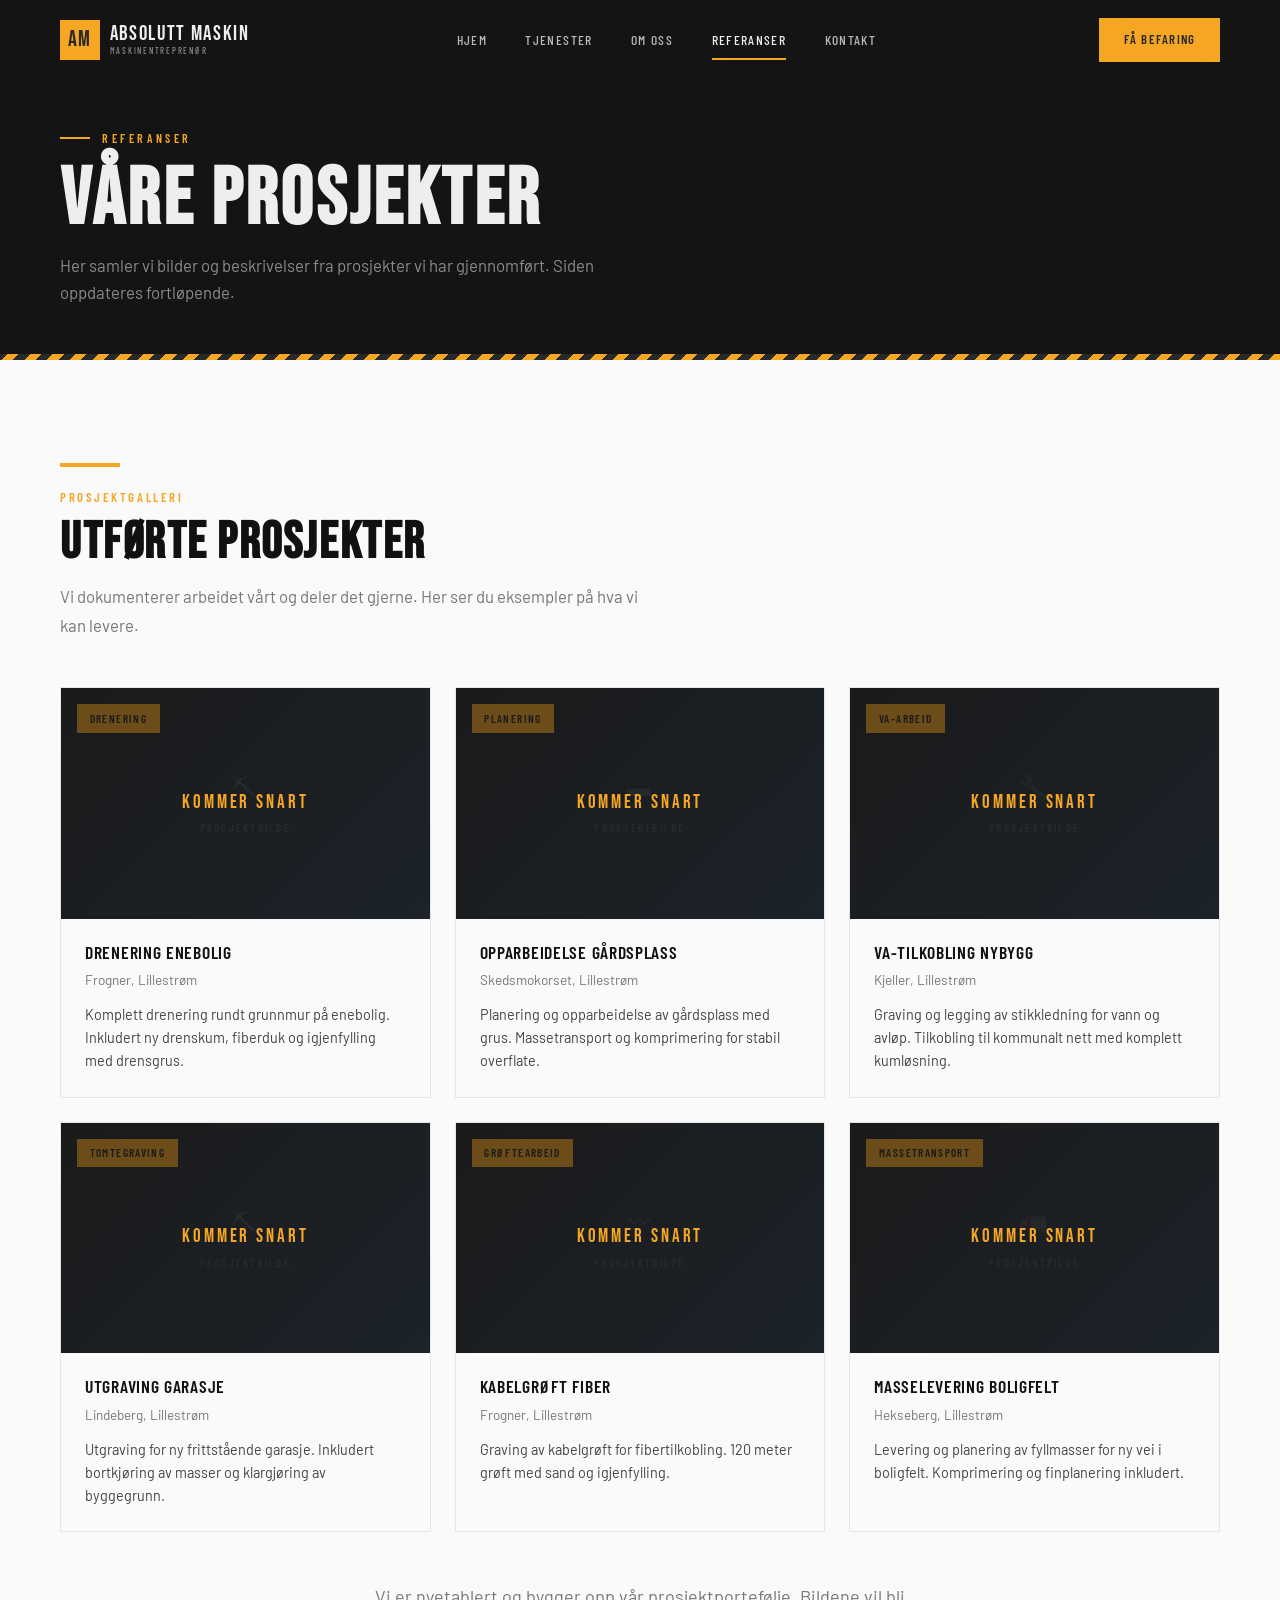
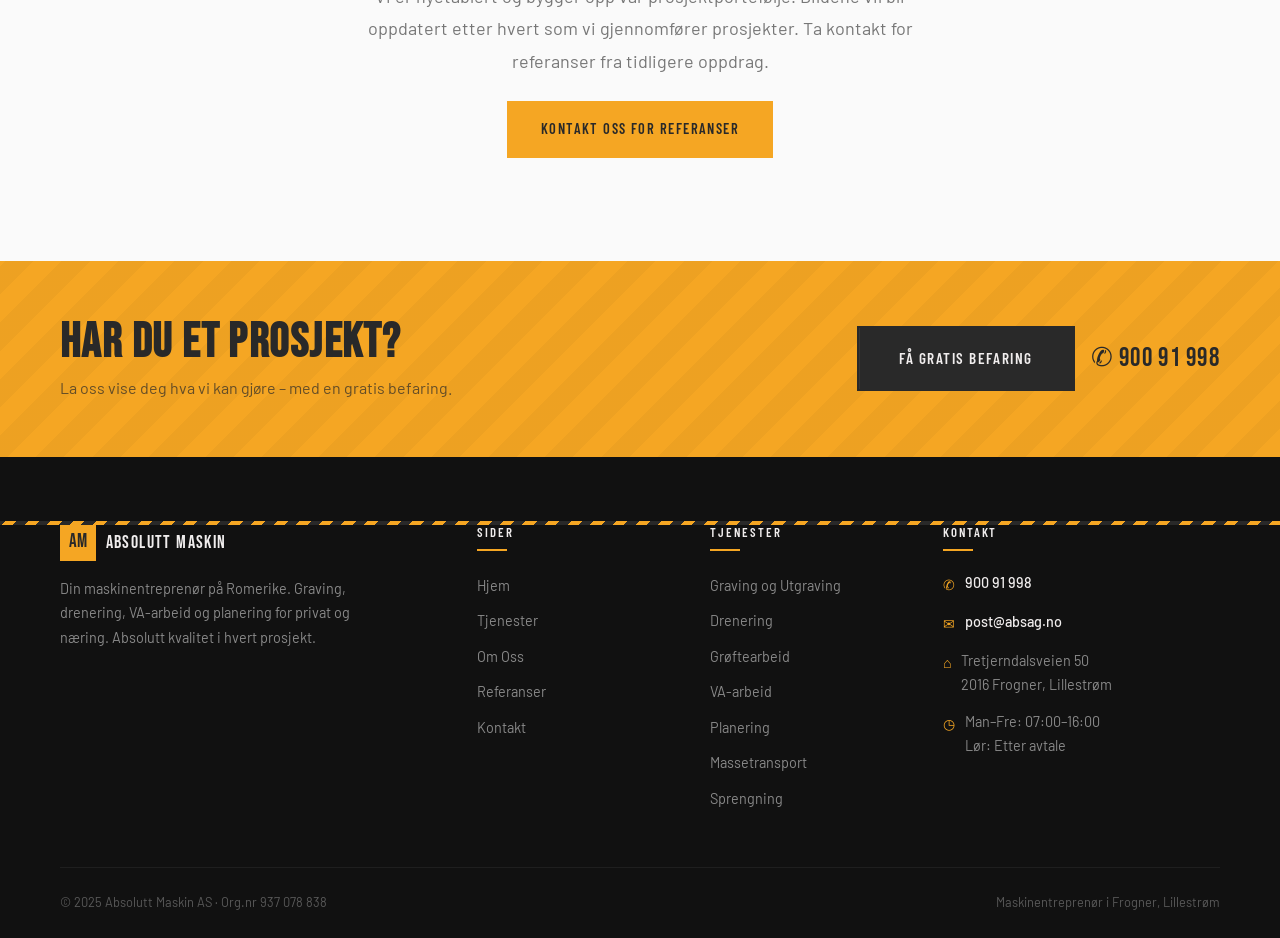
<file: referanser.html>
<!DOCTYPE html>
<html lang="nb">
<head>
  <meta charset="UTF-8">
  <meta name="viewport" content="width=device-width, initial-scale=1.0">
  <title>Referanser | Prosjekter | Absolutt Maskin AS</title>
  <meta name="description" content="Se referanser og prosjekter fra Absolutt Maskin AS. Graving, drenering og grunnarbeid på Romerike.">
  <link rel="canonical" href="https://absag.no/referanser">
  <link rel="stylesheet" href="css/style.css">
</head>
<body>

  <!-- ========== NAVIGATION ========== -->
  <nav class="nav" id="nav">
    <div class="nav__inner">
      <a href="index.html" class="nav__logo">
        <div class="nav__logo-mark">AM</div>
        <div class="nav__logo-text">
          ABSOLUTT MASKIN
          <span>MASKINENTREPRENØR</span>
        </div>
      </a>
      <div class="nav__links">
        <a href="index.html" class="nav__link">Hjem</a>
        <a href="tjenester.html" class="nav__link">Tjenester</a>
        <a href="om-oss.html" class="nav__link">Om Oss</a>
        <a href="referanser.html" class="nav__link nav__link--active">Referanser</a>
        <a href="kontakt.html" class="nav__link">Kontakt</a>
      </div>
      <a href="kontakt.html" class="btn btn--primary btn--sm nav__cta">Få Befaring</a>
      <button class="nav__hamburger" id="hamburger" aria-label="Meny">
        <span></span><span></span><span></span>
      </button>
    </div>
  </nav>

  <div class="nav__mobile-menu" id="mobileMenu">
    <a href="index.html" class="nav__link">Hjem</a>
    <a href="tjenester.html" class="nav__link">Tjenester</a>
    <a href="om-oss.html" class="nav__link">Om Oss</a>
    <a href="referanser.html" class="nav__link nav__link--active">Referanser</a>
    <a href="kontakt.html" class="nav__link">Kontakt</a>
    <a href="kontakt.html" class="btn btn--primary">Få Gratis Befaring</a>
  </div>

  <!-- ========== PAGE HEADER ========== -->
  <header class="page-header grain">
    <div class="page-header__bg-grid"></div>
    <div class="container page-header__content">
      <div class="page-header__tag hero-enter">Referanser</div>
      <h1 class="page-header__title hero-enter">Våre Prosjekter</h1>
      <p class="page-header__desc hero-enter">Her samler vi bilder og beskrivelser fra prosjekter vi har gjennomført. Siden oppdateres fortløpende.</p>
    </div>
  </header>
  <div class="hazard-stripe"></div>

  <!-- ========== REFERENCES GRID ========== -->
  <section class="section">
    <div class="container">
      <div class="section-header reveal">
        <span class="section-header__tag">Prosjektgalleri</span>
        <h2 class="display-md section-header__title">Utførte Prosjekter</h2>
        <p class="section-header__desc">
          Vi dokumenterer arbeidet vårt og deler det gjerne. Her ser du eksempler på hva vi kan levere.
        </p>
      </div>

      <div class="references-grid stagger-children">
        <!-- Placeholder project 1 -->
        <div class="reference-card reference-card--coming reveal">
          <div class="reference-card__image">
            <div class="reference-card__image-placeholder">
              ⛏
              <span>Prosjektbilde</span>
            </div>
            <span class="reference-card__tag">Drenering</span>
          </div>
          <div class="reference-card__body">
            <h3 class="reference-card__title">Drenering Enebolig</h3>
            <div class="reference-card__location">Frogner, Lillestrøm</div>
            <p class="reference-card__desc">Komplett drenering rundt grunnmur på enebolig. Inkludert ny drenskum, fiberduk og igjenfylling med drensgrus.</p>
          </div>
        </div>

        <!-- Placeholder project 2 -->
        <div class="reference-card reference-card--coming reveal">
          <div class="reference-card__image">
            <div class="reference-card__image-placeholder">
              ▬
              <span>Prosjektbilde</span>
            </div>
            <span class="reference-card__tag">Planering</span>
          </div>
          <div class="reference-card__body">
            <h3 class="reference-card__title">Opparbeidelse Gårdsplass</h3>
            <div class="reference-card__location">Skedsmokorset, Lillestrøm</div>
            <p class="reference-card__desc">Planering og opparbeidelse av gårdsplass med grus. Massetransport og komprimering for stabil overflate.</p>
          </div>
        </div>

        <!-- Placeholder project 3 -->
        <div class="reference-card reference-card--coming reveal">
          <div class="reference-card__image">
            <div class="reference-card__image-placeholder">
              🔧
              <span>Prosjektbilde</span>
            </div>
            <span class="reference-card__tag">VA-arbeid</span>
          </div>
          <div class="reference-card__body">
            <h3 class="reference-card__title">VA-tilkobling Nybygg</h3>
            <div class="reference-card__location">Kjeller, Lillestrøm</div>
            <p class="reference-card__desc">Graving og legging av stikkledning for vann og avløp. Tilkobling til kommunalt nett med komplett kumløsning.</p>
          </div>
        </div>

        <!-- Placeholder project 4 -->
        <div class="reference-card reference-card--coming reveal">
          <div class="reference-card__image">
            <div class="reference-card__image-placeholder">
              ⛏
              <span>Prosjektbilde</span>
            </div>
            <span class="reference-card__tag">Tomtegraving</span>
          </div>
          <div class="reference-card__body">
            <h3 class="reference-card__title">Utgraving Garasje</h3>
            <div class="reference-card__location">Lindeberg, Lillestrøm</div>
            <p class="reference-card__desc">Utgraving for ny frittstående garasje. Inkludert bortkjøring av masser og klargjøring av byggegrunn.</p>
          </div>
        </div>

        <!-- Placeholder project 5 -->
        <div class="reference-card reference-card--coming reveal">
          <div class="reference-card__image">
            <div class="reference-card__image-placeholder">
              〰
              <span>Prosjektbilde</span>
            </div>
            <span class="reference-card__tag">Grøftearbeid</span>
          </div>
          <div class="reference-card__body">
            <h3 class="reference-card__title">Kabelgrøft Fiber</h3>
            <div class="reference-card__location">Frogner, Lillestrøm</div>
            <p class="reference-card__desc">Graving av kabelgrøft for fibertilkobling. 120 meter grøft med sand og igjenfylling.</p>
          </div>
        </div>

        <!-- Placeholder project 6 -->
        <div class="reference-card reference-card--coming reveal">
          <div class="reference-card__image">
            <div class="reference-card__image-placeholder">
              🚛
              <span>Prosjektbilde</span>
            </div>
            <span class="reference-card__tag">Massetransport</span>
          </div>
          <div class="reference-card__body">
            <h3 class="reference-card__title">Masselevering Boligfelt</h3>
            <div class="reference-card__location">Hekseberg, Lillestrøm</div>
            <p class="reference-card__desc">Levering og planering av fyllmasser for ny vei i boligfelt. Komprimering og finplanering inkludert.</p>
          </div>
        </div>
      </div>

      <div class="text-center mt-6 reveal" style="max-width: 600px; margin-left: auto; margin-right: auto;">
        <p class="body-lg text-muted" style="margin-bottom: 1.5rem;">
          Vi er nyetablert og bygger opp vår prosjektportefølje. Bildene vil bli oppdatert etter hvert som vi gjennomfører prosjekter. Ta kontakt for referanser fra tidligere oppdrag.
        </p>
        <a href="kontakt.html" class="btn btn--primary">Kontakt Oss for Referanser</a>
      </div>
    </div>
  </section>

  <!-- ========== CTA BAND ========== -->
  <section class="cta-band">
    <div class="container">
      <div class="cta-band__inner">
        <div class="cta-band__text">
          <h3>Har du et prosjekt?</h3>
          <p>La oss vise deg hva vi kan gjøre – med en gratis befaring.</p>
        </div>
        <div class="cta-band__actions">
          <a href="kontakt.html" class="btn btn--dark btn--lg">Få Gratis Befaring</a>
          <a href="tel:90091998" class="cta-band__phone">✆ 900 91 998</a>
        </div>
      </div>
    </div>
  </section>

  <!-- ========== FOOTER ========== -->
  <footer class="footer">
    <div class="hazard-stripe hazard-stripe--thin"></div>
    <div class="container">
      <div class="footer__grid">
        <div class="footer__brand">
          <div class="footer__logo">
            <div class="footer__logo-mark">AM</div>
            <div class="footer__logo-text">ABSOLUTT MASKIN</div>
          </div>
          <p>Din maskinentreprenør på Romerike. Graving, drenering, VA-arbeid og planering for privat og næring. Absolutt kvalitet i hvert prosjekt.</p>
        </div>
        <div>
          <h4 class="footer__heading">Sider</h4>
          <ul class="footer__links">
            <li><a href="index.html">Hjem</a></li>
            <li><a href="tjenester.html">Tjenester</a></li>
            <li><a href="om-oss.html">Om Oss</a></li>
            <li><a href="referanser.html">Referanser</a></li>
            <li><a href="kontakt.html">Kontakt</a></li>
          </ul>
        </div>
        <div>
          <h4 class="footer__heading">Tjenester</h4>
          <ul class="footer__links">
            <li><a href="tjenester.html">Graving og Utgraving</a></li>
            <li><a href="tjenester.html">Drenering</a></li>
            <li><a href="tjenester.html">Grøftearbeid</a></li>
            <li><a href="tjenester.html">VA-arbeid</a></li>
            <li><a href="tjenester.html">Planering</a></li>
            <li><a href="tjenester.html">Massetransport</a></li>
            <li><a href="tjenester.html">Sprengning</a></li>
          </ul>
        </div>
        <div>
          <h4 class="footer__heading">Kontakt</h4>
          <div class="footer__contact-item">
            <span class="footer__contact-icon">✆</span>
            <div><strong><a href="tel:90091998">900 91 998</a></strong></div>
          </div>
          <div class="footer__contact-item">
            <span class="footer__contact-icon">✉</span>
            <div><strong><a href="mailto:post@absag.no">post@absag.no</a></strong></div>
          </div>
          <div class="footer__contact-item">
            <span class="footer__contact-icon">⌂</span>
            <div>Tretjerndalsveien 50<br>2016 Frogner, Lillestrøm</div>
          </div>
          <div class="footer__contact-item">
            <span class="footer__contact-icon">◷</span>
            <div>Man–Fre: 07:00–16:00<br>Lør: Etter avtale</div>
          </div>
        </div>
      </div>
      <div class="footer__bottom">
        <span>&copy; 2025 Absolutt Maskin AS · Org.nr 937 078 838</span>
        <span>Maskinentreprenør i Frogner, Lillestrøm</span>
      </div>
    </div>
  </footer>

  <script src="js/main.js"></script>
</body>
</html>
</file>
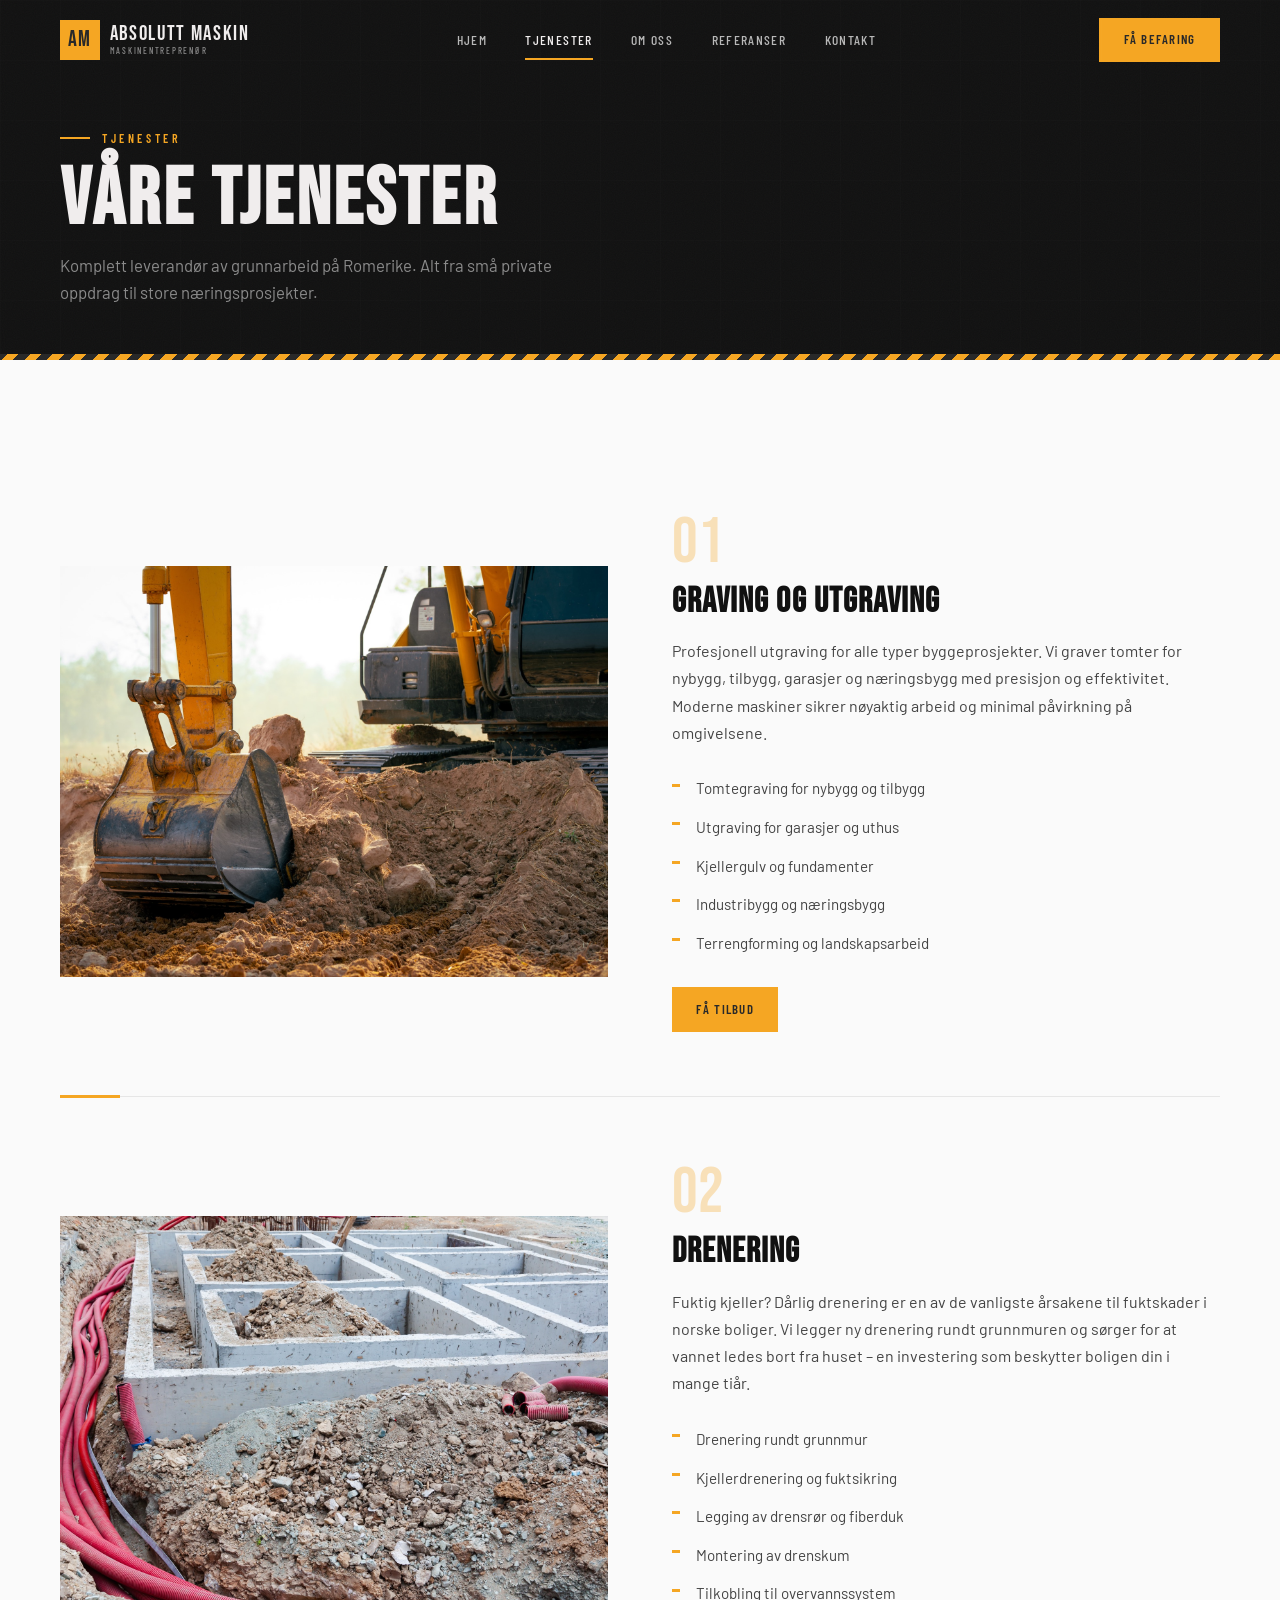
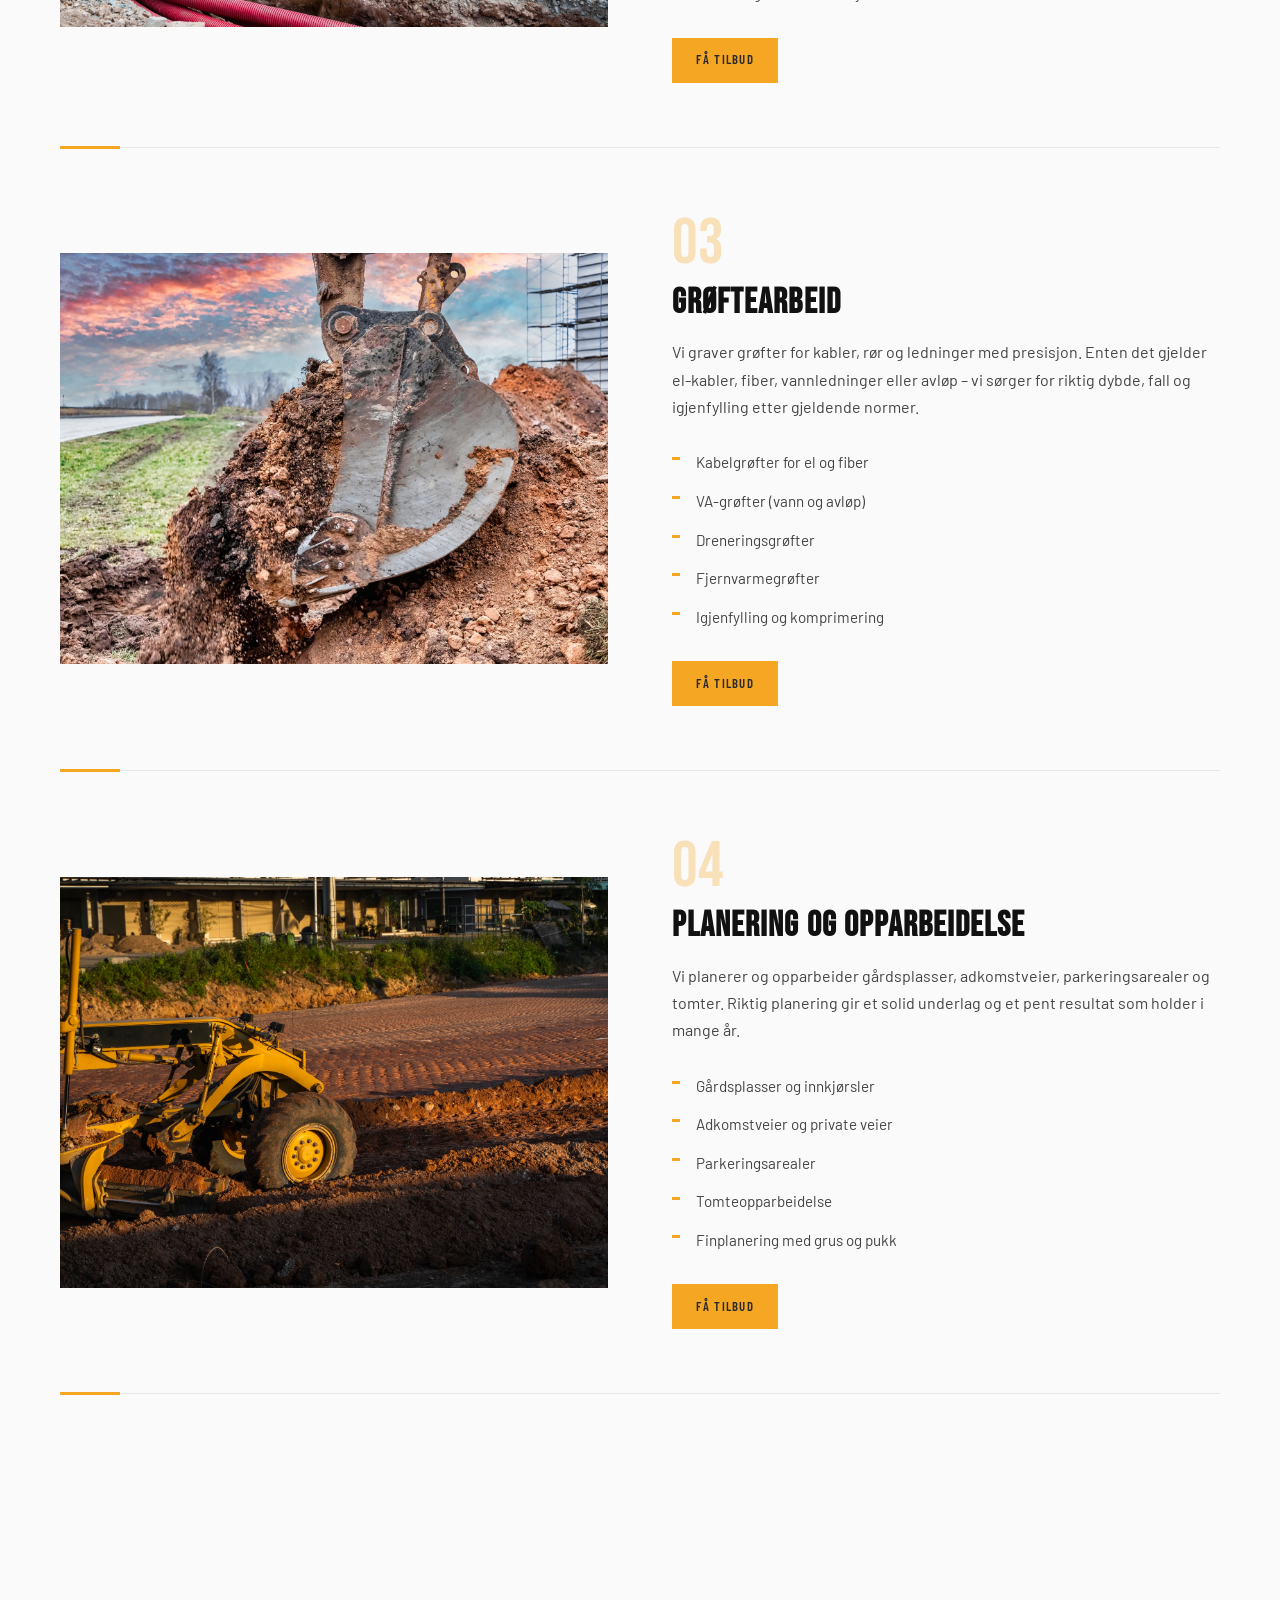
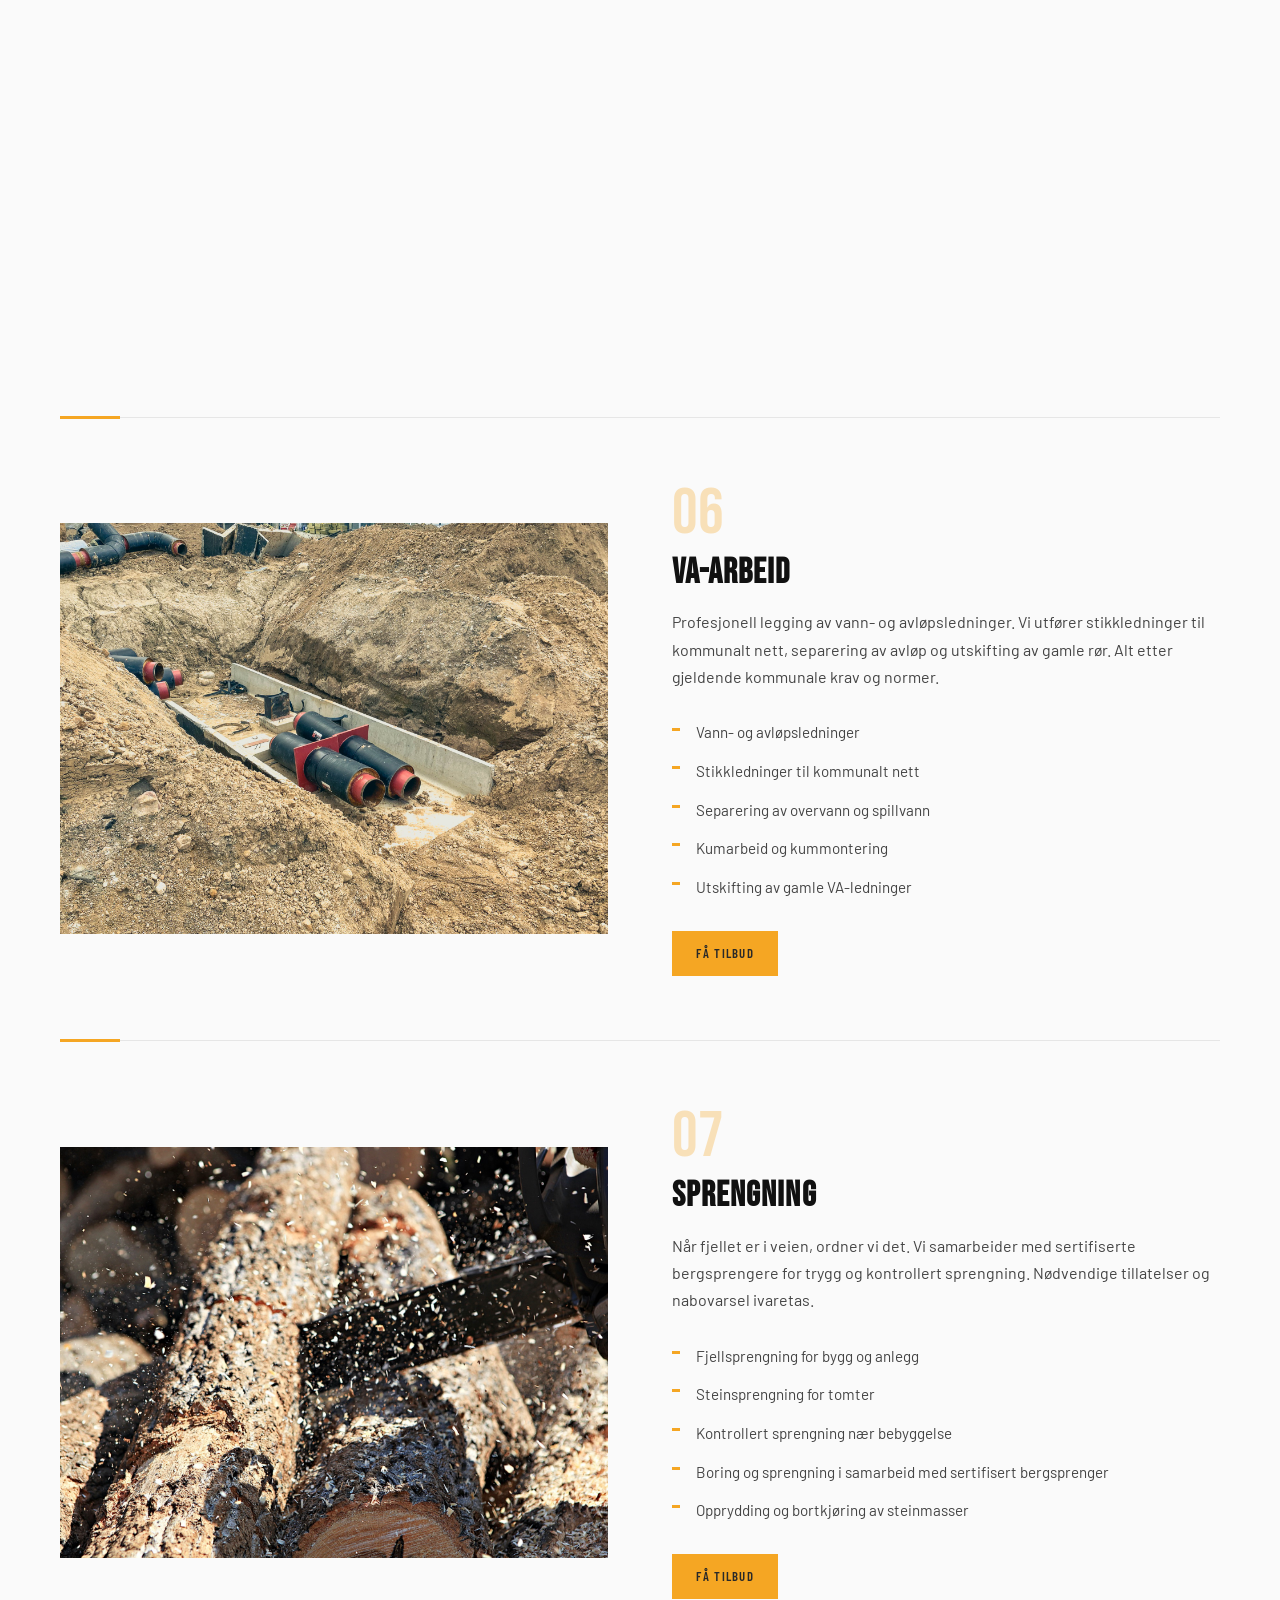
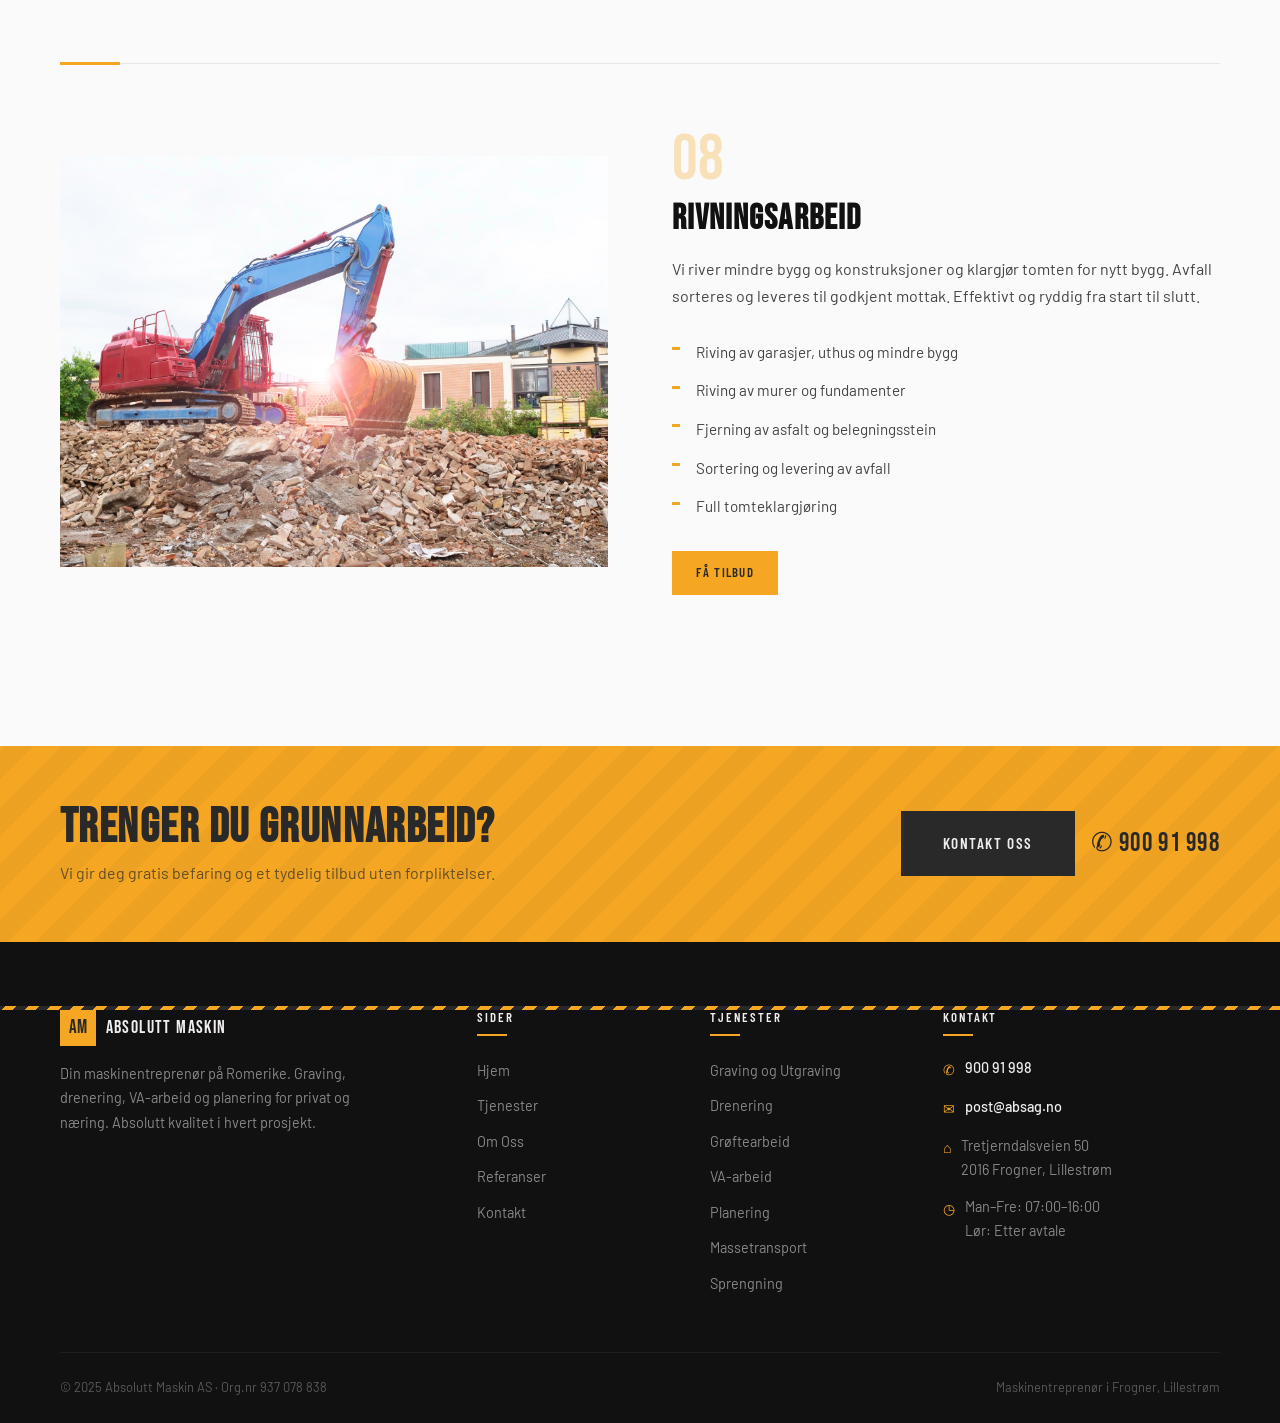
<file: tjenester.html>
<!DOCTYPE html>
<html lang="nb">
<head>
  <meta charset="UTF-8">
  <meta name="viewport" content="width=device-width, initial-scale=1.0">
  <title>Tjenester | Graving, Drenering, VA-arbeid | Absolutt Maskin AS</title>
  <meta name="description" content="Komplett oversikt over tjenester fra Absolutt Maskin AS. Graving, drenering, grøftearbeid, VA-arbeid, planering, massetransport og sprengning på Romerike.">
  <meta name="keywords" content="graving romerike, drenering lillestrøm, VA-arbeid romerike, grøftearbeid lillestrøm, planering gårdsplass, massetransport romerike">
  <link rel="canonical" href="https://absag.no/tjenester">
  <link rel="stylesheet" href="css/style.css">
</head>
<body>

  <!-- ========== NAVIGATION ========== -->
  <nav class="nav" id="nav">
    <div class="nav__inner">
      <a href="index.html" class="nav__logo">
        <div class="nav__logo-mark">AM</div>
        <div class="nav__logo-text">
          ABSOLUTT MASKIN
          <span>MASKINENTREPRENØR</span>
        </div>
      </a>
      <div class="nav__links">
        <a href="index.html" class="nav__link">Hjem</a>
        <a href="tjenester.html" class="nav__link nav__link--active">Tjenester</a>
        <a href="om-oss.html" class="nav__link">Om Oss</a>
        <a href="referanser.html" class="nav__link">Referanser</a>
        <a href="kontakt.html" class="nav__link">Kontakt</a>
      </div>
      <a href="kontakt.html" class="btn btn--primary btn--sm nav__cta">Få Befaring</a>
      <button class="nav__hamburger" id="hamburger" aria-label="Meny">
        <span></span><span></span><span></span>
      </button>
    </div>
  </nav>

  <div class="nav__mobile-menu" id="mobileMenu">
    <a href="index.html" class="nav__link">Hjem</a>
    <a href="tjenester.html" class="nav__link nav__link--active">Tjenester</a>
    <a href="om-oss.html" class="nav__link">Om Oss</a>
    <a href="referanser.html" class="nav__link">Referanser</a>
    <a href="kontakt.html" class="nav__link">Kontakt</a>
    <a href="kontakt.html" class="btn btn--primary">Få Gratis Befaring</a>
  </div>

  <!-- ========== PAGE HEADER ========== -->
  <header class="page-header grain">
    <div class="page-header__bg-grid"></div>
    <div class="container page-header__content">
      <div class="page-header__tag hero-enter">Tjenester</div>
      <h1 class="page-header__title hero-enter">Våre Tjenester</h1>
      <p class="page-header__desc hero-enter">Komplett leverandør av grunnarbeid på Romerike. Alt fra små private oppdrag til store næringsprosjekter.</p>
    </div>
  </header>
  <div class="hazard-stripe"></div>

  <!-- ========== SERVICE DETAILS ========== -->
  <section class="section">
    <div class="container">

      <!-- Graving og Utgraving -->
      <div class="service-detail reveal">
        <div class="service-detail__image">
          <img src="images/tjeneste-graving.jpg" alt="Graving og utgraving på Romerike">
        </div>
        <div>
          <div class="service-detail__number">01</div>
          <h2 class="service-detail__title">Graving og Utgraving</h2>
          <p class="service-detail__text">
            Profesjonell utgraving for alle typer byggeprosjekter. Vi graver tomter for nybygg, tilbygg, garasjer og næringsbygg med presisjon og effektivitet. Moderne maskiner sikrer nøyaktig arbeid og minimal påvirkning på omgivelsene.
          </p>
          <ul class="service-detail__list">
            <li>Tomtegraving for nybygg og tilbygg</li>
            <li>Utgraving for garasjer og uthus</li>
            <li>Kjellergulv og fundamenter</li>
            <li>Industribygg og næringsbygg</li>
            <li>Terrengforming og landskapsarbeid</li>
          </ul>
          <a href="kontakt.html" class="btn btn--primary btn--sm">Få Tilbud</a>
        </div>
      </div>

      <div class="service-separator"></div>

      <!-- Drenering -->
      <div class="service-detail reveal">
        <div class="service-detail__image">
          <img src="images/tjeneste-drenering.jpg" alt="Drenering rundt grunnmur">
        </div>
        <div>
          <div class="service-detail__number">02</div>
          <h2 class="service-detail__title">Drenering</h2>
          <p class="service-detail__text">
            Fuktig kjeller? Dårlig drenering er en av de vanligste årsakene til fuktskader i norske boliger. Vi legger ny drenering rundt grunnmuren og sørger for at vannet ledes bort fra huset – en investering som beskytter boligen din i mange tiår.
          </p>
          <ul class="service-detail__list">
            <li>Drenering rundt grunnmur</li>
            <li>Kjellerdrenering og fuktsikring</li>
            <li>Legging av drensrør og fiberduk</li>
            <li>Montering av drenskum</li>
            <li>Tilkobling til overvannssystem</li>
          </ul>
          <a href="kontakt.html" class="btn btn--primary btn--sm">Få Tilbud</a>
        </div>
      </div>

      <div class="service-separator"></div>

      <!-- Grøftearbeid -->
      <div class="service-detail reveal">
        <div class="service-detail__image">
          <img src="images/tjeneste-groftearbeid.jpg" alt="Grøftearbeid for kabel og VA">
        </div>
        <div>
          <div class="service-detail__number">03</div>
          <h2 class="service-detail__title">Grøftearbeid</h2>
          <p class="service-detail__text">
            Vi graver grøfter for kabler, rør og ledninger med presisjon. Enten det gjelder el-kabler, fiber, vannledninger eller avløp – vi sørger for riktig dybde, fall og igjenfylling etter gjeldende normer.
          </p>
          <ul class="service-detail__list">
            <li>Kabelgrøfter for el og fiber</li>
            <li>VA-grøfter (vann og avløp)</li>
            <li>Dreneringsgrøfter</li>
            <li>Fjernvarmegrøfter</li>
            <li>Igjenfylling og komprimering</li>
          </ul>
          <a href="kontakt.html" class="btn btn--primary btn--sm">Få Tilbud</a>
        </div>
      </div>

      <div class="service-separator"></div>

      <!-- Planering -->
      <div class="service-detail reveal">
        <div class="service-detail__image">
          <img src="images/tjeneste-planering.jpg" alt="Planering av gårdsplass">
        </div>
        <div>
          <div class="service-detail__number">04</div>
          <h2 class="service-detail__title">Planering og Opparbeidelse</h2>
          <p class="service-detail__text">
            Vi planerer og opparbeider gårdsplasser, adkomstveier, parkeringsarealer og tomter. Riktig planering gir et solid underlag og et pent resultat som holder i mange år.
          </p>
          <ul class="service-detail__list">
            <li>Gårdsplasser og innkjørsler</li>
            <li>Adkomstveier og private veier</li>
            <li>Parkeringsarealer</li>
            <li>Tomteopparbeidelse</li>
            <li>Finplanering med grus og pukk</li>
          </ul>
          <a href="kontakt.html" class="btn btn--primary btn--sm">Få Tilbud</a>
        </div>
      </div>

      <div class="service-separator"></div>

      <!-- Massetransport -->
      <div class="service-detail reveal">
        <div class="service-detail__image">
          <img src="images/tjeneste-massetransport.jpg" alt="Massetransport med dumper">
        </div>
        <div>
          <div class="service-detail__number">05</div>
          <h2 class="service-detail__title">Massetransport</h2>
          <p class="service-detail__text">
            Vi kjører inn og ut masser etter behov. Grus, pukk, jord, stein og fyllmasser – levert til riktig sted til riktig tid. Vi har gode avtaler med lokale masseleverandører på Romerike.
          </p>
          <ul class="service-detail__list">
            <li>Tilkjøring av grus, pukk og singel</li>
            <li>Bortkjøring av jord og overskuddsmasser</li>
            <li>Levering av fyllmasser</li>
            <li>Steintransport</li>
            <li>Matjord og toppdekke</li>
          </ul>
          <a href="kontakt.html" class="btn btn--primary btn--sm">Få Tilbud</a>
        </div>
      </div>

      <div class="service-separator"></div>

      <!-- VA-arbeid -->
      <div class="service-detail reveal">
        <div class="service-detail__image">
          <img src="images/tjeneste-va-arbeid.jpg" alt="VA-arbeid vann og avløp">
        </div>
        <div>
          <div class="service-detail__number">06</div>
          <h2 class="service-detail__title">VA-arbeid</h2>
          <p class="service-detail__text">
            Profesjonell legging av vann- og avløpsledninger. Vi utfører stikkledninger til kommunalt nett, separering av avløp og utskifting av gamle rør. Alt etter gjeldende kommunale krav og normer.
          </p>
          <ul class="service-detail__list">
            <li>Vann- og avløpsledninger</li>
            <li>Stikkledninger til kommunalt nett</li>
            <li>Separering av overvann og spillvann</li>
            <li>Kumarbeid og kummontering</li>
            <li>Utskifting av gamle VA-ledninger</li>
          </ul>
          <a href="kontakt.html" class="btn btn--primary btn--sm">Få Tilbud</a>
        </div>
      </div>

      <div class="service-separator"></div>

      <!-- Sprengning -->
      <div class="service-detail reveal">
        <div class="service-detail__image">
          <img src="images/tjeneste-sprengning.jpg" alt="Sprengning av fjell">
        </div>
        <div>
          <div class="service-detail__number">07</div>
          <h2 class="service-detail__title">Sprengning</h2>
          <p class="service-detail__text">
            Når fjellet er i veien, ordner vi det. Vi samarbeider med sertifiserte bergsprengere for trygg og kontrollert sprengning. Nødvendige tillatelser og nabovarsel ivaretas.
          </p>
          <ul class="service-detail__list">
            <li>Fjellsprengning for bygg og anlegg</li>
            <li>Steinsprengning for tomter</li>
            <li>Kontrollert sprengning nær bebyggelse</li>
            <li>Boring og sprengning i samarbeid med sertifisert bergsprenger</li>
            <li>Opprydding og bortkjøring av steinmasser</li>
          </ul>
          <a href="kontakt.html" class="btn btn--primary btn--sm">Få Tilbud</a>
        </div>
      </div>

      <div class="service-separator"></div>

      <!-- Rivningsarbeid -->
      <div class="service-detail reveal">
        <div class="service-detail__image">
          <img src="images/tjeneste-rivning.jpg" alt="Rivningsarbeid og tomteklargjøring">
        </div>
        <div>
          <div class="service-detail__number">08</div>
          <h2 class="service-detail__title">Rivningsarbeid</h2>
          <p class="service-detail__text">
            Vi river mindre bygg og konstruksjoner og klargjør tomten for nytt bygg. Avfall sorteres og leveres til godkjent mottak. Effektivt og ryddig fra start til slutt.
          </p>
          <ul class="service-detail__list">
            <li>Riving av garasjer, uthus og mindre bygg</li>
            <li>Riving av murer og fundamenter</li>
            <li>Fjerning av asfalt og belegningsstein</li>
            <li>Sortering og levering av avfall</li>
            <li>Full tomteklargjøring</li>
          </ul>
          <a href="kontakt.html" class="btn btn--primary btn--sm">Få Tilbud</a>
        </div>
      </div>

    </div>
  </section>

  <!-- ========== CTA BAND ========== -->
  <section class="cta-band">
    <div class="container">
      <div class="cta-band__inner">
        <div class="cta-band__text">
          <h3>Trenger du grunnarbeid?</h3>
          <p>Vi gir deg gratis befaring og et tydelig tilbud uten forpliktelser.</p>
        </div>
        <div class="cta-band__actions">
          <a href="kontakt.html" class="btn btn--dark btn--lg">Kontakt Oss</a>
          <a href="tel:90091998" class="cta-band__phone">✆ 900 91 998</a>
        </div>
      </div>
    </div>
  </section>

  <!-- ========== FOOTER ========== -->
  <footer class="footer">
    <div class="hazard-stripe hazard-stripe--thin"></div>
    <div class="container">
      <div class="footer__grid">
        <div class="footer__brand">
          <div class="footer__logo">
            <div class="footer__logo-mark">AM</div>
            <div class="footer__logo-text">ABSOLUTT MASKIN</div>
          </div>
          <p>Din maskinentreprenør på Romerike. Graving, drenering, VA-arbeid og planering for privat og næring. Absolutt kvalitet i hvert prosjekt.</p>
        </div>
        <div>
          <h4 class="footer__heading">Sider</h4>
          <ul class="footer__links">
            <li><a href="index.html">Hjem</a></li>
            <li><a href="tjenester.html">Tjenester</a></li>
            <li><a href="om-oss.html">Om Oss</a></li>
            <li><a href="referanser.html">Referanser</a></li>
            <li><a href="kontakt.html">Kontakt</a></li>
          </ul>
        </div>
        <div>
          <h4 class="footer__heading">Tjenester</h4>
          <ul class="footer__links">
            <li><a href="tjenester.html">Graving og Utgraving</a></li>
            <li><a href="tjenester.html">Drenering</a></li>
            <li><a href="tjenester.html">Grøftearbeid</a></li>
            <li><a href="tjenester.html">VA-arbeid</a></li>
            <li><a href="tjenester.html">Planering</a></li>
            <li><a href="tjenester.html">Massetransport</a></li>
            <li><a href="tjenester.html">Sprengning</a></li>
          </ul>
        </div>
        <div>
          <h4 class="footer__heading">Kontakt</h4>
          <div class="footer__contact-item">
            <span class="footer__contact-icon">✆</span>
            <div><strong><a href="tel:90091998">900 91 998</a></strong></div>
          </div>
          <div class="footer__contact-item">
            <span class="footer__contact-icon">✉</span>
            <div><strong><a href="mailto:post@absag.no">post@absag.no</a></strong></div>
          </div>
          <div class="footer__contact-item">
            <span class="footer__contact-icon">⌂</span>
            <div>Tretjerndalsveien 50<br>2016 Frogner, Lillestrøm</div>
          </div>
          <div class="footer__contact-item">
            <span class="footer__contact-icon">◷</span>
            <div>Man–Fre: 07:00–16:00<br>Lør: Etter avtale</div>
          </div>
        </div>
      </div>
      <div class="footer__bottom">
        <span>&copy; 2025 Absolutt Maskin AS · Org.nr 937 078 838</span>
        <span>Maskinentreprenør i Frogner, Lillestrøm</span>
      </div>
    </div>
  </footer>

  <script src="js/main.js"></script>
</body>
</html>
</file>
<file: css/style.css>
/* ========================================
   ABSOLUTT MASKIN AS
   Industrial Precision Design System
   ======================================== */

/* Google Fonts */
@import url('https://fonts.googleapis.com/css2?family=Bebas+Neue&family=Barlow:ital,wght@0,300;0,400;0,500;0,600;0,700;0,800;1,400&family=Barlow+Condensed:wght@400;500;600;700&display=swap');

/* ----------------------------------------
   1. Custom Properties
   ---------------------------------------- */
:root {
  --primary: #292929;
  --primary-light: #3a3a3a;
  --primary-dark: #1a1a1a;
  --secondary: #3B5068;
  --secondary-light: #4d6680;
  --secondary-dark: #2d3e52;
  --accent: #F5A623;
  --accent-dark: #d48e1c;
  --accent-light: #ffc55c;
  --accent-glow: rgba(245, 166, 35, 0.15);
  --bg-concrete: #F0EDED;
  --bg-white: #FAFAFA;
  --bg-dark: #1a1a1a;
  --bg-darker: #111111;
  --text-dark: #111111;
  --text-body: #444444;
  --text-muted: #777777;
  --text-light: #999999;
  --text-white: #F0EDED;
  --border-light: rgba(0,0,0,0.08);
  --border-dark: rgba(255,255,255,0.08);

  --font-display: 'Bebas Neue', 'Arial Narrow', sans-serif;
  --font-heading: 'Barlow Condensed', 'Arial Narrow', sans-serif;
  --font-body: 'Barlow', 'Helvetica Neue', sans-serif;

  --container-max: 1240px;
  --container-narrow: 900px;
  --gap: 2rem;
  --section-py: clamp(4rem, 8vw, 7rem);
  --header-h: 80px;

  --ease-out-expo: cubic-bezier(0.16, 1, 0.3, 1);
  --ease-out-back: cubic-bezier(0.34, 1.56, 0.64, 1);
  --t-fast: 0.2s;
  --t-base: 0.35s;
  --t-slow: 0.6s;

  --radius-sm: 2px;
  --radius-md: 4px;
  --shadow-card: 0 4px 24px rgba(0,0,0,0.08);
  --shadow-card-hover: 0 12px 40px rgba(0,0,0,0.15);
  --shadow-dark: 0 4px 24px rgba(0,0,0,0.3);
}

/* ----------------------------------------
   2. Reset & Foundation
   ---------------------------------------- */
*,
*::before,
*::after {
  margin: 0;
  padding: 0;
  box-sizing: border-box;
}

html {
  scroll-behavior: smooth;
  -webkit-text-size-adjust: 100%;
  scroll-padding-top: var(--header-h);
}

body {
  font-family: var(--font-body);
  font-weight: 400;
  font-size: 1rem;
  line-height: 1.7;
  color: var(--text-body);
  background: var(--bg-white);
  overflow-x: hidden;
  -webkit-font-smoothing: antialiased;
  -moz-osx-font-smoothing: grayscale;
}

img {
  max-width: 100%;
  height: auto;
  display: block;
}

a {
  color: inherit;
  text-decoration: none;
}

ul, ol {
  list-style: none;
}

button, input, textarea, select {
  font: inherit;
  color: inherit;
  border: none;
  outline: none;
  background: none;
}

button {
  cursor: pointer;
}

/* ----------------------------------------
   3. Typography System
   ---------------------------------------- */
h1, h2, h3, h4, h5, h6 {
  line-height: 1.1;
  color: var(--text-dark);
  font-weight: 700;
}

.display-xl {
  font-family: var(--font-display);
  font-size: clamp(3.5rem, 10vw, 8rem);
  letter-spacing: 0.04em;
  line-height: 0.95;
  text-transform: uppercase;
}

.display-lg {
  font-family: var(--font-display);
  font-size: clamp(2.5rem, 6vw, 5rem);
  letter-spacing: 0.03em;
  line-height: 1;
  text-transform: uppercase;
}

.display-md {
  font-family: var(--font-display);
  font-size: clamp(2rem, 4vw, 3.5rem);
  letter-spacing: 0.03em;
  line-height: 1.05;
  text-transform: uppercase;
}

.heading-lg {
  font-family: var(--font-heading);
  font-size: clamp(1.5rem, 3vw, 2.2rem);
  font-weight: 600;
  letter-spacing: 0.02em;
  text-transform: uppercase;
}

.heading-md {
  font-family: var(--font-heading);
  font-size: clamp(1.2rem, 2vw, 1.6rem);
  font-weight: 600;
  letter-spacing: 0.02em;
  text-transform: uppercase;
}

.heading-sm {
  font-family: var(--font-heading);
  font-size: 1rem;
  font-weight: 600;
  letter-spacing: 0.08em;
  text-transform: uppercase;
}

.body-lg {
  font-size: 1.125rem;
  line-height: 1.8;
}

.body-sm {
  font-size: 0.875rem;
  line-height: 1.6;
}

.text-accent { color: var(--accent); }
.text-white { color: var(--text-white); }
.text-muted { color: var(--text-muted); }
.text-dark { color: var(--text-dark); }

/* ----------------------------------------
   4. Layout
   ---------------------------------------- */
.container {
  width: 100%;
  max-width: var(--container-max);
  margin: 0 auto;
  padding: 0 clamp(1.25rem, 4vw, 2.5rem);
}

.container--narrow {
  max-width: var(--container-narrow);
}

.section {
  padding: var(--section-py) 0;
  position: relative;
}

.section--dark {
  background: var(--primary);
  color: var(--text-white);
}

.section--dark h2,
.section--dark h3,
.section--dark h4 {
  color: var(--text-white);
}

.section--darker {
  background: var(--bg-darker);
  color: var(--text-white);
}

.section--darker h2,
.section--darker h3,
.section--darker h4 {
  color: var(--text-white);
}

.section--concrete {
  background: var(--bg-concrete);
}

.section--accent {
  background: var(--accent);
  color: var(--primary);
}

/* Noise/grain texture overlay */
.grain::after {
  content: '';
  position: absolute;
  inset: 0;
  opacity: 0.03;
  pointer-events: none;
  background-image: url("data:image/svg+xml,%3Csvg viewBox='0 0 256 256' xmlns='http://www.w3.org/2000/svg'%3E%3Cfilter id='n'%3E%3CfeTurbulence type='fractalNoise' baseFrequency='0.9' numOctaves='4' stitchTiles='stitch'/%3E%3C/filter%3E%3Crect width='100%25' height='100%25' filter='url(%23n)'/%3E%3C/svg%3E");
  background-repeat: repeat;
  background-size: 256px 256px;
}

/* ----------------------------------------
   5. Decorative Elements
   ---------------------------------------- */

/* Hazard stripe */
.hazard-stripe {
  height: 6px;
  background: repeating-linear-gradient(
    -45deg,
    var(--accent) 0,
    var(--accent) 8px,
    var(--primary) 8px,
    var(--primary) 16px
  );
  width: 100%;
}

.hazard-stripe--thin {
  height: 4px;
}

.hazard-stripe--thick {
  height: 8px;
}

/* Section label (01, 02, etc.) */
.section-label {
  font-family: var(--font-display);
  font-size: clamp(6rem, 15vw, 14rem);
  color: rgba(0,0,0,0.03);
  position: absolute;
  top: -1rem;
  right: 2rem;
  line-height: 1;
  pointer-events: none;
  user-select: none;
  z-index: 0;
}

.section--dark .section-label,
.section--darker .section-label {
  color: rgba(255,255,255,0.03);
}

/* Section heading with accent bar */
.section-header {
  margin-bottom: 3rem;
  position: relative;
  z-index: 1;
}

.section-header::before {
  content: '';
  display: block;
  width: 60px;
  height: 4px;
  background: var(--accent);
  margin-bottom: 1.25rem;
}

.section-header__tag {
  font-family: var(--font-heading);
  font-size: 0.8rem;
  font-weight: 600;
  letter-spacing: 0.2em;
  text-transform: uppercase;
  color: var(--accent);
  margin-bottom: 0.5rem;
  display: block;
}

.section-header__title {
  margin-bottom: 0.75rem;
}

.section-header__desc {
  max-width: 600px;
  color: var(--text-muted);
  font-size: 1.05rem;
  line-height: 1.7;
}

.section--dark .section-header__desc {
  color: rgba(255,255,255,0.6);
}

/* Diagonal divider */
.diagonal-divider {
  position: relative;
  z-index: 2;
  margin-top: -1px;
}

.diagonal-divider--top {
  height: 80px;
  clip-path: polygon(0 0, 100% 60px, 100% 100%, 0 100%);
}

.diagonal-divider--top-reverse {
  height: 80px;
  clip-path: polygon(0 60px, 100% 0, 100% 100%, 0 100%);
}

/* ----------------------------------------
   6. Buttons
   ---------------------------------------- */
.btn {
  display: inline-flex;
  align-items: center;
  justify-content: center;
  gap: 0.5rem;
  padding: 0.9rem 2rem;
  font-family: var(--font-heading);
  font-size: 0.9rem;
  font-weight: 600;
  letter-spacing: 0.1em;
  text-transform: uppercase;
  border: 2px solid transparent;
  transition: all var(--t-base) var(--ease-out-expo);
  position: relative;
  overflow: hidden;
  white-space: nowrap;
}

.btn::after {
  content: '';
  position: absolute;
  inset: 0;
  background: rgba(255,255,255,0.1);
  transform: translateX(-100%);
  transition: transform var(--t-base) var(--ease-out-expo);
}

.btn:hover::after {
  transform: translateX(0);
}

.btn--primary {
  background: var(--accent);
  color: var(--primary);
  border-color: var(--accent);
}

.btn--primary:hover {
  background: var(--accent-light);
  border-color: var(--accent-light);
  transform: translateY(-2px);
  box-shadow: 0 6px 20px rgba(245, 166, 35, 0.3);
}

.btn--outline {
  background: transparent;
  color: var(--text-white);
  border-color: rgba(255,255,255,0.3);
}

.btn--outline:hover {
  border-color: var(--accent);
  color: var(--accent);
  transform: translateY(-2px);
}

.btn--outline-dark {
  background: transparent;
  color: var(--primary);
  border-color: var(--primary);
}

.btn--outline-dark:hover {
  background: var(--primary);
  color: var(--text-white);
  transform: translateY(-2px);
}

.btn--dark {
  background: var(--primary);
  color: var(--text-white);
  border-color: var(--primary);
}

.btn--dark:hover {
  background: var(--primary-light);
  transform: translateY(-2px);
  box-shadow: var(--shadow-card);
}

.btn--lg {
  padding: 1.1rem 2.5rem;
  font-size: 0.95rem;
}

.btn--sm {
  padding: 0.6rem 1.4rem;
  font-size: 0.8rem;
}

/* ----------------------------------------
   7. Navigation
   ---------------------------------------- */
.nav {
  position: fixed;
  top: 0;
  left: 0;
  right: 0;
  z-index: 1000;
  height: var(--header-h);
  display: flex;
  align-items: center;
  transition: all var(--t-base) ease;
}

.nav--scrolled {
  background: rgba(26, 26, 26, 0.97);
  backdrop-filter: blur(12px);
  -webkit-backdrop-filter: blur(12px);
  box-shadow: 0 2px 20px rgba(0,0,0,0.3);
}

.nav__inner {
  display: flex;
  align-items: center;
  justify-content: space-between;
  width: 100%;
  max-width: var(--container-max);
  margin: 0 auto;
  padding: 0 clamp(1.25rem, 4vw, 2.5rem);
}

.nav__logo {
  display: flex;
  align-items: center;
  gap: 0.6rem;
  z-index: 1001;
}

.nav__logo-mark {
  width: 40px;
  height: 40px;
  background: var(--accent);
  display: flex;
  align-items: center;
  justify-content: center;
  font-family: var(--font-display);
  font-size: 1.4rem;
  color: var(--primary);
  letter-spacing: 0.05em;
  flex-shrink: 0;
}

.nav__logo-text {
  font-family: var(--font-display);
  font-size: 1.3rem;
  color: var(--text-white);
  letter-spacing: 0.08em;
  line-height: 1;
}

.nav__logo-text span {
  display: block;
  font-family: var(--font-heading);
  font-size: 0.55rem;
  font-weight: 500;
  letter-spacing: 0.2em;
  color: rgba(255,255,255,0.5);
  margin-top: 2px;
}

.nav__links {
  display: flex;
  align-items: center;
  gap: 0;
}

.nav__link {
  font-family: var(--font-heading);
  font-size: 0.85rem;
  font-weight: 500;
  letter-spacing: 0.1em;
  text-transform: uppercase;
  color: rgba(255,255,255,0.7);
  padding: 0.5rem 1.2rem;
  transition: color var(--t-fast) ease;
  position: relative;
}

.nav__link::after {
  content: '';
  position: absolute;
  bottom: 0;
  left: 1.2rem;
  right: 1.2rem;
  height: 2px;
  background: var(--accent);
  transform: scaleX(0);
  transform-origin: right;
  transition: transform var(--t-base) var(--ease-out-expo);
}

.nav__link:hover,
.nav__link--active {
  color: var(--text-white);
}

.nav__link:hover::after,
.nav__link--active::after {
  transform: scaleX(1);
  transform-origin: left;
}

.nav__cta {
  margin-left: 1rem;
}

/* Hamburger */
.nav__hamburger {
  display: none;
  flex-direction: column;
  justify-content: center;
  gap: 5px;
  width: 28px;
  height: 28px;
  z-index: 1001;
  cursor: pointer;
}

.nav__hamburger span {
  display: block;
  width: 100%;
  height: 2px;
  background: var(--text-white);
  transition: all var(--t-base) ease;
  transform-origin: center;
}

.nav__hamburger--active span:nth-child(1) {
  transform: rotate(45deg) translate(5px, 5px);
}

.nav__hamburger--active span:nth-child(2) {
  opacity: 0;
  transform: scaleX(0);
}

.nav__hamburger--active span:nth-child(3) {
  transform: rotate(-45deg) translate(5px, -5px);
}

/* Mobile menu */
.nav__mobile-menu {
  display: none;
  position: fixed;
  inset: 0;
  background: rgba(17, 17, 17, 0.98);
  z-index: 999;
  flex-direction: column;
  align-items: center;
  justify-content: center;
  gap: 1.5rem;
  opacity: 0;
  visibility: hidden;
  transition: all var(--t-slow) var(--ease-out-expo);
}

.nav__mobile-menu--open {
  opacity: 1;
  visibility: visible;
}

.nav__mobile-menu .nav__link {
  font-size: 1.4rem;
  padding: 0.75rem 2rem;
  color: rgba(255,255,255,0.6);
}

.nav__mobile-menu .nav__link:hover {
  color: var(--accent);
}

.nav__mobile-menu .btn {
  margin-top: 1rem;
}

/* ----------------------------------------
   8. Hero Section
   ---------------------------------------- */
.hero {
  position: relative;
  min-height: 100vh;
  display: flex;
  flex-direction: column;
  justify-content: center;
  background: var(--bg-darker);
  overflow: hidden;
}

.hero__bg {
  position: absolute;
  inset: 0;
  z-index: 0;
}

.hero__bg-image {
  width: 100%;
  height: 100%;
  object-fit: cover;
  opacity: 0.35;
}

.hero__bg-overlay {
  position: absolute;
  inset: 0;
  background: linear-gradient(
    135deg,
    rgba(17,17,17,0.95) 0%,
    rgba(26,26,26,0.7) 50%,
    rgba(41,41,41,0.85) 100%
  );
}

/* Grid pattern overlay */
.hero__bg-grid {
  position: absolute;
  inset: 0;
  opacity: 0.04;
  background-image:
    linear-gradient(rgba(255,255,255,0.3) 1px, transparent 1px),
    linear-gradient(90deg, rgba(255,255,255,0.3) 1px, transparent 1px);
  background-size: 60px 60px;
}

.hero__content {
  position: relative;
  z-index: 2;
  padding: calc(var(--header-h) + 3rem) 0 2rem;
}

.hero__tag {
  font-family: var(--font-heading);
  font-size: 0.8rem;
  font-weight: 600;
  letter-spacing: 0.3em;
  text-transform: uppercase;
  color: var(--accent);
  margin-bottom: 1.5rem;
  display: flex;
  align-items: center;
  gap: 1rem;
}

.hero__tag::before {
  content: '';
  width: 40px;
  height: 2px;
  background: var(--accent);
}

.hero__title {
  font-family: var(--font-display);
  font-size: clamp(3.2rem, 9vw, 7.5rem);
  color: var(--text-white);
  letter-spacing: 0.04em;
  line-height: 0.95;
  text-transform: uppercase;
  margin-bottom: 1.5rem;
}

.hero__title-accent {
  position: relative;
  display: inline-block;
}

.hero__title-accent::after {
  content: '';
  position: absolute;
  left: -0.15em;
  right: -0.15em;
  bottom: 0.05em;
  height: 0.35em;
  background: var(--accent);
  opacity: 0.2;
  z-index: -1;
}

.hero__subtitle {
  font-family: var(--font-heading);
  font-size: clamp(1rem, 2.5vw, 1.5rem);
  font-weight: 400;
  color: rgba(255,255,255,0.6);
  letter-spacing: 0.05em;
  max-width: 500px;
  margin-bottom: 2.5rem;
  line-height: 1.4;
}

.hero__actions {
  display: flex;
  gap: 1rem;
  flex-wrap: wrap;
  margin-bottom: 1rem;
}

/* Hero scroll indicator */
.hero__scroll {
  position: absolute;
  bottom: 7rem;
  left: 50%;
  transform: translateX(-50%);
  z-index: 2;
  display: flex;
  flex-direction: column;
  align-items: center;
  gap: 0.5rem;
  color: rgba(255,255,255,0.4);
  font-family: var(--font-heading);
  font-size: 0.65rem;
  letter-spacing: 0.2em;
  text-transform: uppercase;
}

.hero__scroll-line {
  width: 1px;
  height: 50px;
  background: linear-gradient(to bottom, var(--accent), transparent);
  animation: scrollPulse 2s infinite;
}

@keyframes scrollPulse {
  0%, 100% { opacity: 1; transform: scaleY(1); }
  50% { opacity: 0.4; transform: scaleY(0.7); }
}

/* Hero fact bar */
.hero__facts {
  position: absolute;
  bottom: 0;
  left: 0;
  right: 0;
  z-index: 2;
  background: rgba(17,17,17,0.6);
  backdrop-filter: blur(8px);
  -webkit-backdrop-filter: blur(8px);
  border-top: 1px solid rgba(255,255,255,0.06);
}

.hero__facts-inner {
  display: flex;
  align-items: center;
  justify-content: center;
  gap: 3rem;
  padding: 1.2rem 2rem;
}

.hero__fact {
  display: flex;
  align-items: center;
  gap: 0.6rem;
  font-family: var(--font-heading);
  font-size: 0.75rem;
  font-weight: 500;
  letter-spacing: 0.1em;
  text-transform: uppercase;
  color: rgba(255,255,255,0.5);
}

.hero__fact strong {
  color: var(--text-white);
  font-weight: 600;
}

.hero__fact-dot {
  width: 4px;
  height: 4px;
  background: var(--accent);
  border-radius: 50%;
  flex-shrink: 0;
}

/* ----------------------------------------
   9. Service Cards
   ---------------------------------------- */
.services-grid {
  display: grid;
  grid-template-columns: repeat(auto-fit, minmax(260px, 1fr));
  gap: 1.5rem;
  position: relative;
  z-index: 1;
}

.service-card {
  background: var(--bg-white);
  border: 1px solid var(--border-light);
  padding: 2rem;
  transition: all var(--t-base) var(--ease-out-expo);
  position: relative;
  overflow: hidden;
}

.service-card::before {
  content: '';
  position: absolute;
  top: 0;
  left: 0;
  right: 0;
  height: 3px;
  background: var(--accent);
  transform: scaleX(0);
  transform-origin: left;
  transition: transform var(--t-base) var(--ease-out-expo);
}

.service-card:hover {
  transform: translateY(-4px);
  box-shadow: var(--shadow-card-hover);
  border-color: transparent;
}

.service-card:hover::before {
  transform: scaleX(1);
}

.service-card__number {
  font-family: var(--font-display);
  font-size: 2.5rem;
  color: rgba(0,0,0,0.06);
  line-height: 1;
  margin-bottom: 1rem;
  transition: color var(--t-base) ease;
}

.service-card:hover .service-card__number {
  color: var(--accent-glow);
}

.service-card__icon {
  width: 48px;
  height: 48px;
  background: var(--accent-glow);
  display: flex;
  align-items: center;
  justify-content: center;
  margin-bottom: 1.25rem;
  font-size: 1.3rem;
  transition: background var(--t-base) ease;
}

.service-card:hover .service-card__icon {
  background: var(--accent);
}

.service-card__title {
  font-family: var(--font-heading);
  font-size: 1.1rem;
  font-weight: 600;
  letter-spacing: 0.04em;
  text-transform: uppercase;
  margin-bottom: 0.6rem;
  color: var(--text-dark);
}

.service-card__desc {
  font-size: 0.9rem;
  color: var(--text-muted);
  line-height: 1.6;
}

/* Dark variant */
.section--dark .service-card {
  background: rgba(255,255,255,0.04);
  border-color: rgba(255,255,255,0.06);
}

.section--dark .service-card:hover {
  background: rgba(255,255,255,0.08);
  border-color: transparent;
}

.section--dark .service-card__number {
  color: rgba(255,255,255,0.05);
}

.section--dark .service-card__title {
  color: var(--text-white);
}

.section--dark .service-card__desc {
  color: rgba(255,255,255,0.5);
}

/* ----------------------------------------
   10. Stats Section
   ---------------------------------------- */
.stats-bar {
  display: grid;
  grid-template-columns: repeat(auto-fit, minmax(200px, 1fr));
  gap: 2rem;
}

.stat-item {
  text-align: center;
  padding: 2rem 1rem;
  position: relative;
}

.stat-item::after {
  content: '';
  position: absolute;
  right: 0;
  top: 20%;
  bottom: 20%;
  width: 1px;
  background: rgba(255,255,255,0.1);
}

.stat-item:last-child::after {
  display: none;
}

.stat-item__number {
  font-family: var(--font-display);
  font-size: clamp(2.5rem, 5vw, 4rem);
  color: var(--accent);
  letter-spacing: 0.02em;
  line-height: 1;
  margin-bottom: 0.5rem;
}

.stat-item__label {
  font-family: var(--font-heading);
  font-size: 0.8rem;
  font-weight: 500;
  letter-spacing: 0.15em;
  text-transform: uppercase;
  color: rgba(255,255,255,0.5);
}

/* ----------------------------------------
   11. Value Props / Features
   ---------------------------------------- */
.features-grid {
  display: grid;
  grid-template-columns: repeat(auto-fit, minmax(280px, 1fr));
  gap: 2rem;
}

.feature-item {
  display: flex;
  gap: 1.25rem;
  padding: 1.5rem;
}

.feature-item__icon {
  width: 50px;
  height: 50px;
  flex-shrink: 0;
  background: var(--accent);
  display: flex;
  align-items: center;
  justify-content: center;
  font-size: 1.2rem;
  color: var(--primary);
}

.feature-item__content h4 {
  font-family: var(--font-heading);
  font-size: 1rem;
  font-weight: 600;
  letter-spacing: 0.05em;
  text-transform: uppercase;
  margin-bottom: 0.3rem;
}

.feature-item__content p {
  font-size: 0.9rem;
  color: var(--text-muted);
  line-height: 1.6;
}

.section--dark .feature-item__content p {
  color: rgba(255,255,255,0.5);
}

/* ----------------------------------------
   12. Coverage Area
   ---------------------------------------- */
.coverage-grid {
  display: grid;
  grid-template-columns: repeat(auto-fit, minmax(280px, 1fr));
  gap: 2.5rem;
  position: relative;
  z-index: 1;
}

.coverage-group h4 {
  font-family: var(--font-heading);
  font-size: 0.85rem;
  font-weight: 600;
  letter-spacing: 0.15em;
  text-transform: uppercase;
  color: var(--accent);
  margin-bottom: 1rem;
  padding-bottom: 0.5rem;
  border-bottom: 2px solid var(--accent);
  display: inline-block;
}

.coverage-group ul li {
  padding: 0.4rem 0;
  padding-left: 1.2rem;
  position: relative;
  color: var(--text-body);
  font-size: 0.95rem;
}

.coverage-group ul li::before {
  content: '';
  position: absolute;
  left: 0;
  top: 50%;
  width: 6px;
  height: 2px;
  background: var(--accent);
}

/* ----------------------------------------
   13. CTA Band
   ---------------------------------------- */
.cta-band {
  background: var(--accent);
  padding: 3.5rem 0;
  position: relative;
  overflow: hidden;
}

.cta-band::before {
  content: '';
  position: absolute;
  inset: 0;
  background: repeating-linear-gradient(
    -45deg,
    transparent 0,
    transparent 20px,
    rgba(0,0,0,0.03) 20px,
    rgba(0,0,0,0.03) 40px
  );
}

.cta-band__inner {
  display: flex;
  align-items: center;
  justify-content: space-between;
  gap: 2rem;
  position: relative;
  z-index: 1;
  flex-wrap: wrap;
}

.cta-band__text h3 {
  font-family: var(--font-display);
  font-size: clamp(1.8rem, 4vw, 3rem);
  color: var(--primary);
  letter-spacing: 0.03em;
  text-transform: uppercase;
  margin-bottom: 0.25rem;
}

.cta-band__text p {
  color: rgba(41, 41, 41, 0.7);
  font-size: 1rem;
}

.cta-band__actions {
  display: flex;
  gap: 1rem;
  flex-wrap: wrap;
}

.cta-band__phone {
  font-family: var(--font-display);
  font-size: 1.6rem;
  color: var(--primary);
  letter-spacing: 0.05em;
  display: flex;
  align-items: center;
  gap: 0.5rem;
}

/* ----------------------------------------
   14. Page Header (inner pages)
   ---------------------------------------- */
.page-header {
  background: var(--bg-darker);
  padding: calc(var(--header-h) + 3rem) 0 3rem;
  position: relative;
  overflow: hidden;
}

.page-header__bg-grid {
  position: absolute;
  inset: 0;
  opacity: 0.03;
  background-image:
    linear-gradient(rgba(255,255,255,0.3) 1px, transparent 1px),
    linear-gradient(90deg, rgba(255,255,255,0.3) 1px, transparent 1px);
  background-size: 60px 60px;
}

.page-header__content {
  position: relative;
  z-index: 2;
}

.page-header__tag {
  font-family: var(--font-heading);
  font-size: 0.75rem;
  font-weight: 600;
  letter-spacing: 0.3em;
  text-transform: uppercase;
  color: var(--accent);
  margin-bottom: 0.75rem;
  display: flex;
  align-items: center;
  gap: 0.75rem;
}

.page-header__tag::before {
  content: '';
  width: 30px;
  height: 2px;
  background: var(--accent);
}

.page-header__title {
  font-family: var(--font-display);
  font-size: clamp(2.5rem, 7vw, 5rem);
  color: var(--text-white);
  letter-spacing: 0.04em;
  text-transform: uppercase;
  line-height: 1;
  margin-bottom: 0.75rem;
}

.page-header__desc {
  font-size: 1.05rem;
  color: rgba(255,255,255,0.5);
  max-width: 550px;
  line-height: 1.6;
}

/* ----------------------------------------
   15. Service Detail (Tjenester page)
   ---------------------------------------- */
.service-detail {
  display: grid;
  grid-template-columns: 1fr 1fr;
  gap: 4rem;
  align-items: center;
  padding: 3rem 0;
}

.service-detail:nth-child(even) {
  direction: rtl;
}

.service-detail:nth-child(even) > * {
  direction: ltr;
}

.service-detail__image {
  aspect-ratio: 4/3;
  background: var(--bg-concrete);
  overflow: hidden;
  position: relative;
}

.service-detail__image img {
  width: 100%;
  height: 100%;
  object-fit: cover;
}

.service-detail__image-placeholder {
  width: 100%;
  height: 100%;
  background: linear-gradient(135deg, var(--primary-light) 0%, var(--secondary) 100%);
  display: flex;
  align-items: center;
  justify-content: center;
  font-family: var(--font-display);
  font-size: 3rem;
  color: rgba(255,255,255,0.1);
}

.service-detail__number {
  font-family: var(--font-display);
  font-size: 4rem;
  color: var(--accent);
  opacity: 0.3;
  line-height: 1;
  margin-bottom: 0.5rem;
}

.service-detail__title {
  font-family: var(--font-display);
  font-size: clamp(1.5rem, 3vw, 2.2rem);
  letter-spacing: 0.03em;
  text-transform: uppercase;
  margin-bottom: 1rem;
}

.service-detail__text {
  color: var(--text-body);
  margin-bottom: 1.5rem;
  line-height: 1.7;
}

.service-detail__list {
  margin-bottom: 1.5rem;
}

.service-detail__list li {
  padding: 0.4rem 0;
  padding-left: 1.5rem;
  position: relative;
  color: var(--text-body);
  font-size: 0.95rem;
}

.service-detail__list li::before {
  content: '';
  position: absolute;
  left: 0;
  top: 0.85rem;
  width: 8px;
  height: 3px;
  background: var(--accent);
}

/* Separator between services */
.service-separator {
  height: 1px;
  background: var(--border-light);
  margin: 1rem 0;
  position: relative;
}

.service-separator::before {
  content: '';
  position: absolute;
  left: 0;
  top: -1px;
  width: 60px;
  height: 3px;
  background: var(--accent);
}

/* ----------------------------------------
   16. About Page
   ---------------------------------------- */
.about-intro {
  display: grid;
  grid-template-columns: 1fr 1fr;
  gap: 4rem;
  align-items: center;
}

.about-intro__image {
  aspect-ratio: 3/4;
  background: linear-gradient(135deg, var(--primary) 0%, var(--secondary) 100%);
  position: relative;
  overflow: hidden;
}

.about-intro__image img {
  width: 100%;
  height: 100%;
  object-fit: cover;
}

.about-intro__image::after {
  content: '';
  position: absolute;
  bottom: 0;
  left: 0;
  right: 0;
  height: 6px;
  background: var(--accent);
}

.about-intro__image-placeholder {
  width: 100%;
  height: 100%;
  display: flex;
  align-items: center;
  justify-content: center;
  font-family: var(--font-display);
  font-size: 3rem;
  color: rgba(255,255,255,0.1);
}

.about-intro__name {
  font-family: var(--font-display);
  font-size: clamp(1.8rem, 4vw, 2.5rem);
  letter-spacing: 0.03em;
  text-transform: uppercase;
  margin-bottom: 0.25rem;
}

.about-intro__role {
  font-family: var(--font-heading);
  font-size: 0.85rem;
  font-weight: 600;
  letter-spacing: 0.15em;
  text-transform: uppercase;
  color: var(--accent);
  margin-bottom: 1.5rem;
}

.about-intro__text p {
  margin-bottom: 1rem;
  line-height: 1.8;
}

.values-grid {
  display: grid;
  grid-template-columns: repeat(auto-fit, minmax(250px, 1fr));
  gap: 1.5rem;
}

.value-card {
  padding: 2rem;
  background: rgba(255,255,255,0.04);
  border: 1px solid rgba(255,255,255,0.06);
  transition: all var(--t-base) ease;
}

.value-card:hover {
  border-color: var(--accent);
  transform: translateY(-2px);
}

.value-card__icon {
  font-size: 1.5rem;
  margin-bottom: 1rem;
  width: 44px;
  height: 44px;
  background: var(--accent);
  display: flex;
  align-items: center;
  justify-content: center;
  color: var(--primary);
}

.value-card h4 {
  font-family: var(--font-heading);
  font-size: 1rem;
  font-weight: 600;
  letter-spacing: 0.06em;
  text-transform: uppercase;
  margin-bottom: 0.5rem;
}

.value-card p {
  font-size: 0.9rem;
  color: rgba(255,255,255,0.5);
  line-height: 1.6;
}

/* Machine park */
.machines-list {
  display: grid;
  grid-template-columns: repeat(auto-fit, minmax(220px, 1fr));
  gap: 1rem;
}

.machine-item {
  display: flex;
  align-items: center;
  gap: 1rem;
  padding: 1.25rem;
  background: var(--bg-white);
  border: 1px solid var(--border-light);
  transition: all var(--t-base) ease;
}

.machine-item:hover {
  border-color: var(--accent);
  transform: translateX(4px);
}

.machine-item__icon {
  width: 40px;
  height: 40px;
  background: var(--accent-glow);
  display: flex;
  align-items: center;
  justify-content: center;
  font-size: 1rem;
  flex-shrink: 0;
}

.machine-item__text {
  font-family: var(--font-heading);
  font-size: 0.9rem;
  font-weight: 600;
  letter-spacing: 0.03em;
  text-transform: uppercase;
  color: var(--text-dark);
}

/* ----------------------------------------
   17. References Page
   ---------------------------------------- */
.references-grid {
  display: grid;
  grid-template-columns: repeat(auto-fit, minmax(340px, 1fr));
  gap: 1.5rem;
}

.reference-card {
  background: var(--bg-white);
  border: 1px solid var(--border-light);
  overflow: hidden;
  transition: all var(--t-base) var(--ease-out-expo);
}

.reference-card:hover {
  transform: translateY(-4px);
  box-shadow: var(--shadow-card-hover);
  border-color: transparent;
}

.reference-card__image {
  aspect-ratio: 16/10;
  overflow: hidden;
  position: relative;
  background: linear-gradient(135deg, var(--primary) 0%, var(--secondary-dark) 100%);
}

.reference-card__image img {
  width: 100%;
  height: 100%;
  object-fit: cover;
  transition: transform var(--t-slow) var(--ease-out-expo);
}

.reference-card:hover .reference-card__image img {
  transform: scale(1.05);
}

.reference-card__image-placeholder {
  width: 100%;
  height: 100%;
  display: flex;
  flex-direction: column;
  align-items: center;
  justify-content: center;
  gap: 0.5rem;
  color: rgba(255,255,255,0.15);
  font-family: var(--font-display);
  font-size: 1.5rem;
  letter-spacing: 0.1em;
}

.reference-card__image-placeholder span {
  font-family: var(--font-heading);
  font-size: 0.7rem;
  font-weight: 500;
  letter-spacing: 0.2em;
  text-transform: uppercase;
}

.reference-card__tag {
  position: absolute;
  top: 1rem;
  left: 1rem;
  font-family: var(--font-heading);
  font-size: 0.7rem;
  font-weight: 600;
  letter-spacing: 0.12em;
  text-transform: uppercase;
  background: var(--accent);
  color: var(--primary);
  padding: 0.3rem 0.8rem;
}

.reference-card__body {
  padding: 1.5rem;
}

.reference-card__title {
  font-family: var(--font-heading);
  font-size: 1.1rem;
  font-weight: 600;
  letter-spacing: 0.04em;
  text-transform: uppercase;
  margin-bottom: 0.4rem;
  color: var(--text-dark);
}

.reference-card__location {
  font-size: 0.85rem;
  color: var(--text-muted);
  margin-bottom: 0.75rem;
}

.reference-card__desc {
  font-size: 0.9rem;
  color: var(--text-body);
  line-height: 1.6;
}

/* Coming soon overlay */
.reference-card--coming .reference-card__image::after {
  content: 'KOMMER SNART';
  position: absolute;
  inset: 0;
  background: rgba(17,17,17,0.6);
  display: flex;
  align-items: center;
  justify-content: center;
  font-family: var(--font-display);
  font-size: 1.2rem;
  color: var(--accent);
  letter-spacing: 0.15em;
}

/* ----------------------------------------
   18. Contact Page
   ---------------------------------------- */
.contact-grid {
  display: grid;
  grid-template-columns: 1fr 1fr;
  gap: 4rem;
}

.contact-info-cards {
  display: flex;
  flex-direction: column;
  gap: 1.25rem;
}

.contact-info-card {
  display: flex;
  align-items: flex-start;
  gap: 1.25rem;
  padding: 1.5rem;
  background: var(--bg-white);
  border: 1px solid var(--border-light);
  transition: all var(--t-base) ease;
}

.contact-info-card:hover {
  border-color: var(--accent);
}

.contact-info-card__icon {
  width: 44px;
  height: 44px;
  background: var(--accent);
  display: flex;
  align-items: center;
  justify-content: center;
  font-size: 1.1rem;
  color: var(--primary);
  flex-shrink: 0;
}

.contact-info-card h4 {
  font-family: var(--font-heading);
  font-size: 0.8rem;
  font-weight: 600;
  letter-spacing: 0.12em;
  text-transform: uppercase;
  color: var(--text-muted);
  margin-bottom: 0.25rem;
}

.contact-info-card p,
.contact-info-card a {
  font-size: 1rem;
  color: var(--text-dark);
  font-weight: 500;
}

.contact-info-card a:hover {
  color: var(--accent);
}

/* Contact form */
.contact-form {
  background: var(--bg-white);
  border: 1px solid var(--border-light);
  padding: 2.5rem;
}

.contact-form__title {
  font-family: var(--font-display);
  font-size: 1.8rem;
  letter-spacing: 0.03em;
  text-transform: uppercase;
  margin-bottom: 0.25rem;
}

.contact-form__subtitle {
  color: var(--text-muted);
  font-size: 0.9rem;
  margin-bottom: 2rem;
}

.form-group {
  margin-bottom: 1.25rem;
}

.form-row {
  display: grid;
  grid-template-columns: 1fr 1fr;
  gap: 1.25rem;
}

.form-label {
  display: block;
  font-family: var(--font-heading);
  font-size: 0.75rem;
  font-weight: 600;
  letter-spacing: 0.12em;
  text-transform: uppercase;
  color: var(--text-muted);
  margin-bottom: 0.4rem;
}

.form-label .required {
  color: var(--accent);
  margin-left: 0.2rem;
}

.form-input,
.form-select,
.form-textarea {
  width: 100%;
  padding: 0.8rem 1rem;
  background: var(--bg-concrete);
  border: 2px solid transparent;
  font-size: 0.95rem;
  color: var(--text-dark);
  transition: all var(--t-fast) ease;
}

.form-input:focus,
.form-select:focus,
.form-textarea:focus {
  border-color: var(--accent);
  background: var(--bg-white);
  box-shadow: 0 0 0 3px var(--accent-glow);
}

.form-input::placeholder,
.form-textarea::placeholder {
  color: var(--text-light);
}

.form-select {
  appearance: none;
  background-image: url("data:image/svg+xml,%3Csvg xmlns='http://www.w3.org/2000/svg' width='12' height='8'%3E%3Cpath d='M1 1l5 5 5-5' stroke='%23999' stroke-width='1.5' fill='none'/%3E%3C/svg%3E");
  background-repeat: no-repeat;
  background-position: right 1rem center;
  padding-right: 2.5rem;
  cursor: pointer;
}

.form-textarea {
  min-height: 120px;
  resize: vertical;
}

.form-checkbox {
  display: flex;
  align-items: center;
  gap: 0.75rem;
  cursor: pointer;
  font-size: 0.95rem;
}

.form-checkbox input[type="checkbox"] {
  width: 20px;
  height: 20px;
  accent-color: var(--accent);
  cursor: pointer;
}

.form-submit {
  margin-top: 0.5rem;
}

.form-message {
  margin-top: 1rem;
  padding: 1rem;
  font-size: 0.9rem;
  display: none;
}

.form-message--success {
  display: block;
  background: rgba(0, 200, 83, 0.1);
  border: 1px solid rgba(0, 200, 83, 0.3);
  color: #00c853;
}

.form-message--error {
  display: block;
  background: rgba(255, 82, 82, 0.1);
  border: 1px solid rgba(255, 82, 82, 0.3);
  color: #ff5252;
}

/* Map placeholder */
.contact-map {
  aspect-ratio: 16/7;
  background: var(--primary);
  position: relative;
  overflow: hidden;
}

.contact-map__placeholder {
  width: 100%;
  height: 100%;
  display: flex;
  flex-direction: column;
  align-items: center;
  justify-content: center;
  gap: 0.5rem;
  color: rgba(255,255,255,0.2);
  font-family: var(--font-display);
  font-size: 1.5rem;
  letter-spacing: 0.1em;
}

.contact-map__placeholder span {
  font-family: var(--font-heading);
  font-size: 0.7rem;
  font-weight: 500;
  letter-spacing: 0.15em;
  text-transform: uppercase;
  color: rgba(255,255,255,0.3);
}

.contact-map iframe {
  width: 100%;
  height: 100%;
  border: none;
  filter: grayscale(0.8) contrast(1.1);
}

/* ----------------------------------------
   19. Footer
   ---------------------------------------- */
.footer {
  background: var(--bg-darker);
  color: rgba(255,255,255,0.5);
  padding-top: 4rem;
  position: relative;
}

.footer__grid {
  display: grid;
  grid-template-columns: 2fr 1fr 1fr 1.5fr;
  gap: 3rem;
  padding-bottom: 3rem;
}

.footer__brand {
  max-width: 300px;
}

.footer__logo {
  display: flex;
  align-items: center;
  gap: 0.6rem;
  margin-bottom: 1rem;
}

.footer__logo-mark {
  width: 36px;
  height: 36px;
  background: var(--accent);
  display: flex;
  align-items: center;
  justify-content: center;
  font-family: var(--font-display);
  font-size: 1.2rem;
  color: var(--primary);
}

.footer__logo-text {
  font-family: var(--font-display);
  font-size: 1.1rem;
  color: var(--text-white);
  letter-spacing: 0.08em;
}

.footer__brand p {
  font-size: 0.9rem;
  line-height: 1.7;
  margin-bottom: 1rem;
}

.footer__heading {
  font-family: var(--font-heading);
  font-size: 0.8rem;
  font-weight: 600;
  letter-spacing: 0.15em;
  text-transform: uppercase;
  color: var(--text-white);
  margin-bottom: 1.25rem;
  position: relative;
  padding-bottom: 0.75rem;
}

.footer__heading::after {
  content: '';
  position: absolute;
  bottom: 0;
  left: 0;
  width: 30px;
  height: 2px;
  background: var(--accent);
}

.footer__links li {
  margin-bottom: 0.5rem;
}

.footer__links a {
  font-size: 0.9rem;
  color: rgba(255,255,255,0.5);
  transition: color var(--t-fast) ease;
}

.footer__links a:hover {
  color: var(--accent);
}

.footer__contact-item {
  display: flex;
  align-items: flex-start;
  gap: 0.6rem;
  margin-bottom: 0.75rem;
  font-size: 0.9rem;
}

.footer__contact-item strong {
  color: var(--text-white);
  font-weight: 500;
}

.footer__contact-icon {
  color: var(--accent);
  font-size: 0.9rem;
  margin-top: 0.15rem;
}

.footer__bottom {
  border-top: 1px solid rgba(255,255,255,0.06);
  padding: 1.5rem 0;
  display: flex;
  align-items: center;
  justify-content: space-between;
  flex-wrap: wrap;
  gap: 1rem;
  font-size: 0.8rem;
  color: rgba(255,255,255,0.3);
}

.footer__bottom a {
  color: rgba(255,255,255,0.4);
  transition: color var(--t-fast) ease;
}

.footer__bottom a:hover {
  color: var(--accent);
}

/* ----------------------------------------
   20. Scroll Animations
   ---------------------------------------- */
.reveal {
  opacity: 0;
  transform: translateY(30px);
  transition: opacity var(--t-slow) var(--ease-out-expo),
              transform var(--t-slow) var(--ease-out-expo);
}

.reveal--left {
  transform: translateX(-30px);
}

.reveal--right {
  transform: translateX(30px);
}

.reveal--scale {
  transform: scale(0.95);
}

.reveal.is-visible {
  opacity: 1;
  transform: translate(0) scale(1);
}

/* Stagger children */
.stagger-children > .reveal:nth-child(1) { transition-delay: 0s; }
.stagger-children > .reveal:nth-child(2) { transition-delay: 0.08s; }
.stagger-children > .reveal:nth-child(3) { transition-delay: 0.16s; }
.stagger-children > .reveal:nth-child(4) { transition-delay: 0.24s; }
.stagger-children > .reveal:nth-child(5) { transition-delay: 0.32s; }
.stagger-children > .reveal:nth-child(6) { transition-delay: 0.4s; }
.stagger-children > .reveal:nth-child(7) { transition-delay: 0.48s; }
.stagger-children > .reveal:nth-child(8) { transition-delay: 0.56s; }

/* Hero entrance animations */
.hero-enter {
  opacity: 0;
  transform: translateY(20px);
  animation: heroEnter 0.8s var(--ease-out-expo) forwards;
}

.hero-enter:nth-child(1) { animation-delay: 0.3s; }
.hero-enter:nth-child(2) { animation-delay: 0.5s; }
.hero-enter:nth-child(3) { animation-delay: 0.7s; }
.hero-enter:nth-child(4) { animation-delay: 0.9s; }

@keyframes heroEnter {
  to {
    opacity: 1;
    transform: translateY(0);
  }
}

/* Counter animation handled by JS */

/* ----------------------------------------
   21. Responsive Design
   ---------------------------------------- */
@media (max-width: 1024px) {
  .service-detail {
    grid-template-columns: 1fr;
    gap: 2rem;
  }

  .service-detail:nth-child(even) {
    direction: ltr;
  }

  .about-intro {
    grid-template-columns: 1fr;
    gap: 2.5rem;
  }

  .contact-grid {
    grid-template-columns: 1fr;
    gap: 2.5rem;
  }

  .footer__grid {
    grid-template-columns: 1fr 1fr;
    gap: 2rem;
  }
}

@media (max-width: 768px) {
  :root {
    --header-h: 70px;
  }

  .nav__links,
  .nav__cta {
    display: none;
  }

  .nav__hamburger {
    display: flex;
  }

  .nav__mobile-menu {
    display: flex;
  }

  .hero__facts-inner {
    flex-direction: column;
    gap: 0.75rem;
    padding: 1rem 1.5rem;
  }

  .hero__fact-dot {
    display: none;
  }

  .hero__scroll {
    bottom: 9rem;
  }

  .stats-bar {
    grid-template-columns: 1fr 1fr;
  }

  .stat-item::after {
    display: none;
  }

  .services-grid {
    grid-template-columns: 1fr;
  }

  .features-grid {
    grid-template-columns: 1fr;
  }

  .feature-item {
    padding: 1rem 0;
  }

  .coverage-grid {
    grid-template-columns: 1fr;
  }

  .cta-band__inner {
    flex-direction: column;
    text-align: center;
  }

  .cta-band__actions {
    justify-content: center;
  }

  .form-row {
    grid-template-columns: 1fr;
  }

  .footer__grid {
    grid-template-columns: 1fr;
    gap: 2rem;
  }

  .footer__bottom {
    flex-direction: column;
    text-align: center;
  }

  .references-grid {
    grid-template-columns: 1fr;
  }

  .section-label {
    font-size: clamp(4rem, 20vw, 8rem);
    right: 1rem;
  }

  .hero__actions {
    flex-direction: column;
  }

  .hero__actions .btn {
    text-align: center;
  }

  .machines-list {
    grid-template-columns: 1fr;
  }
}

@media (max-width: 480px) {
  .btn {
    padding: 0.8rem 1.5rem;
    font-size: 0.8rem;
    width: 100%;
  }

  .hero__title {
    font-size: clamp(2.5rem, 12vw, 4rem);
  }

  .stats-bar {
    grid-template-columns: 1fr;
  }

  .contact-form {
    padding: 1.5rem;
  }

  .values-grid {
    grid-template-columns: 1fr;
  }
}

/* ----------------------------------------
   22. Utility Classes
   ---------------------------------------- */
.mt-1 { margin-top: 0.5rem; }
.mt-2 { margin-top: 1rem; }
.mt-3 { margin-top: 1.5rem; }
.mt-4 { margin-top: 2rem; }
.mt-6 { margin-top: 3rem; }
.mb-1 { margin-bottom: 0.5rem; }
.mb-2 { margin-bottom: 1rem; }
.mb-3 { margin-bottom: 1.5rem; }
.mb-4 { margin-bottom: 2rem; }
.text-center { text-align: center; }
.mx-auto { margin-left: auto; margin-right: auto; }

/* ----------------------------------------
   23. Print Styles
   ---------------------------------------- */
@media print {
  .nav,
  .hero__scroll,
  .cta-band,
  .footer {
    display: none;
  }

  body {
    color: #000;
    background: #fff;
  }

  .section {
    padding: 2rem 0;
  }
}
</file>
